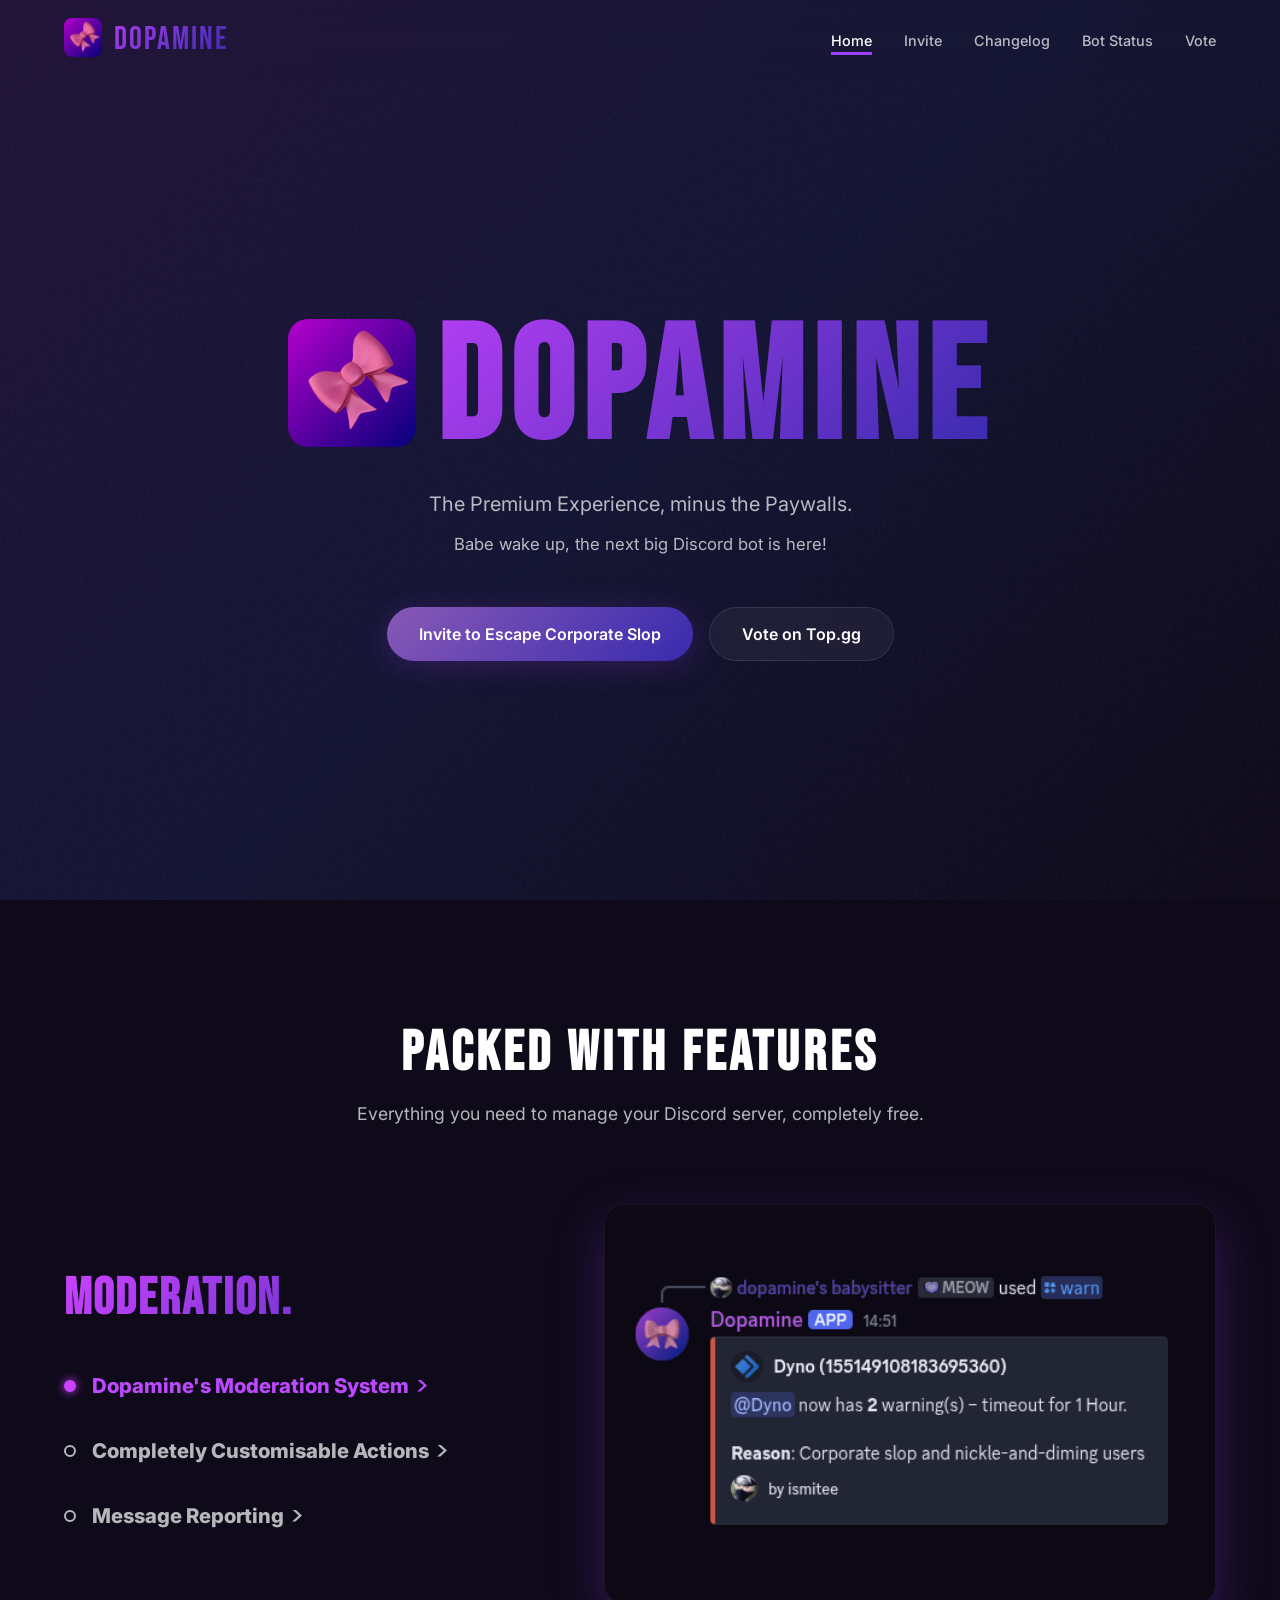
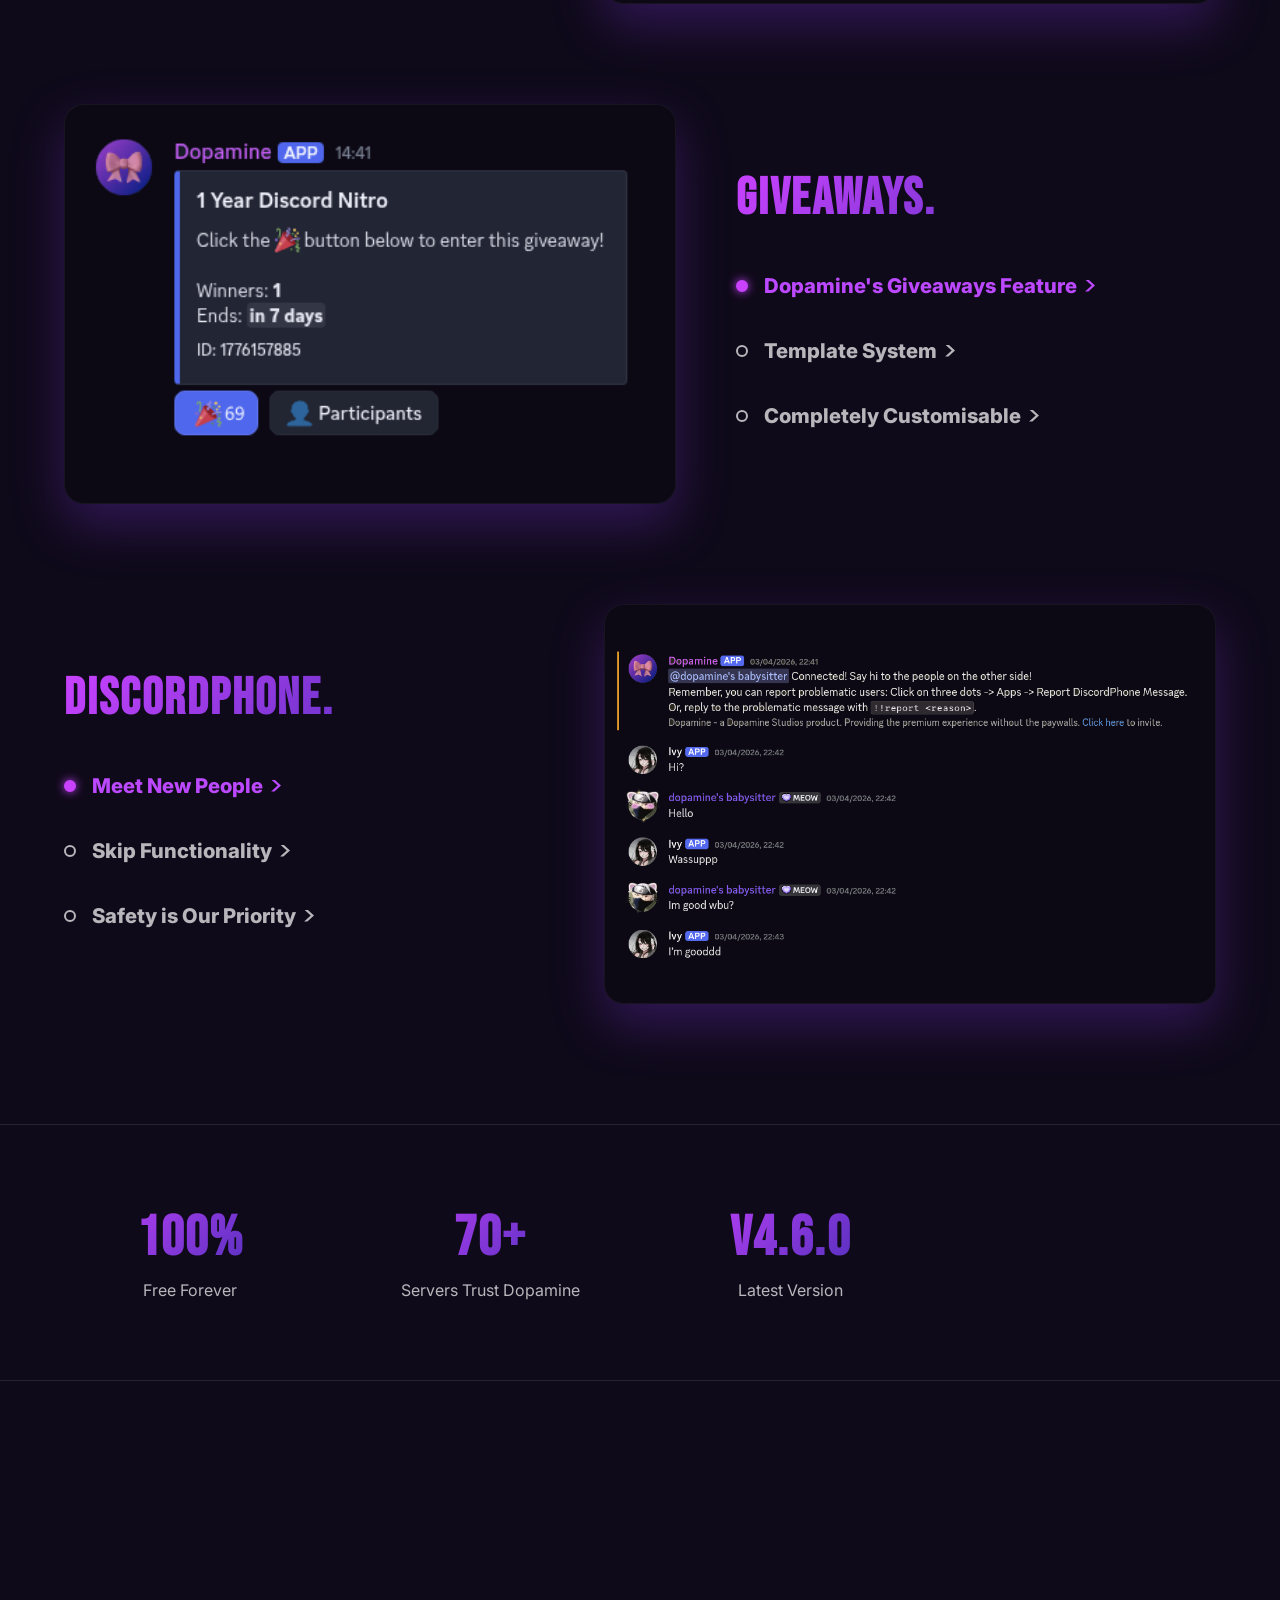
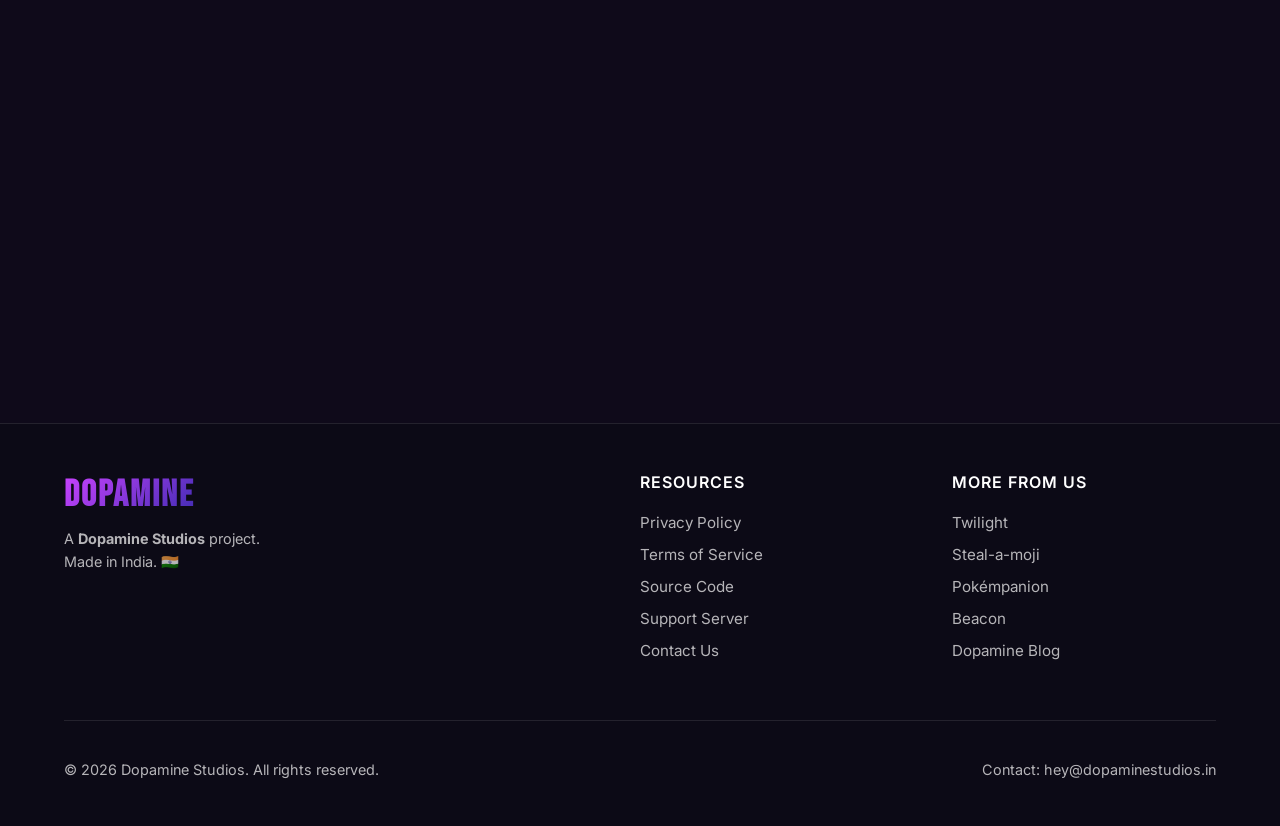
<file: website/index.html>
<!DOCTYPE html>
<html lang="en">
<head>
  <meta charset="UTF-8">
  <meta name="viewport" content="width=device-width, initial-scale=1.0">
  <title>Dopamine - Premium Experience, minus the Paywalls.</title>
  <link rel="icon" type="image/ico" href="favico.ico">
  <meta name="description" content="The Best Giveaway, Moderation, and DiscordPhone bot on Discord. Open source, free forever. Invite today.">
  <link rel="preconnect" href="https://fonts.googleapis.com">
  <link rel="preconnect" href="https://fonts.gstatic.com" crossorigin>
  <link href="https://fonts.googleapis.com/css2?family=Bebas+Neue&family=Inter:wght@400;500;600&display=swap" rel="stylesheet">
  <link rel="stylesheet" href="style.css">
  <meta name="theme-color" content="#e14ffd">
  <meta property="og:image" content="https://dopamine-bot.pages.dev/dopamineanimated.gif">
  <meta name="twitter:card" content="summary">

  <style>
    * {
      margin: 0;
      padding: 0;
      box-sizing: border-box;
    }

    body {
      font-family: 'Inter', sans-serif;
      background: var(--bg-primary);
      color: var(--text-primary);
      min-height: 100vh;
      overflow-x: hidden;
    }

    .bg-gradient {
      position: fixed;
      top: 0;
      left: 0;
      right: 0;
      bottom: 0;
      background: linear-gradient(135deg, #2c1a4d 0%, #161b44 50%, var(--bg-primary) 100%);
      opacity: 0.6;
      z-index: -2;
    }

    .bg-noise {
      position: fixed;
      top: 0;
      left: 0;
      right: 0;
      bottom: 0;
      background-image: url("data:image/svg+xml,%3Csvg viewBox='0 0 256 256' xmlns='http://www.w3.org/2000/svg'%3E%3Cfilter id='noise'%3E%3CfeTurbulence type='fractalNoise' baseFrequency='0.9' numOctaves='4' stitchTiles='stitch'/%3E%3C/filter%3E%3Crect width='100%25' height='100%25' filter='url(%23noise)'/%3E%3C/svg%3E");
      opacity: 0.03;
      z-index: -1;
      pointer-events: none;
    }

    .orb {
      position: fixed;
      border-radius: 50%;
      filter: blur(80px);
      z-index: -1;
      animation: float 20s ease-in-out infinite;
    }


    .container {
      max-width: 1200px;
      margin: 0 auto;
      padding: 0 24px;
    }

    .nav-hidden {
      transform: translateY(-100%);
    }

    .nav-scrolled {
      border-bottom: 1px solid rgba(255, 255, 255, 0.05);
      background: rgba(10, 10, 18, 0.1);
    }

    .logo {
      font-family: 'Bebas Neue', sans-serif;
      font-size: 2rem;
      letter-spacing: 2px;
      background: linear-gradient(135deg, var(--accent-pink), var(--accent-purple));
      -webkit-background-clip: text;
      -webkit-text-fill-color: transparent;
      background-clip: text;
    }

    .hero {
      min-height: 100vh;
      display: flex;
      align-items: center;
      justify-content: center;
      text-align: center;
      padding-top: 80px;
    }

    .hero-content {
      max-width: 800px;
    }

    .hero h1 {
      font-family: 'Bebas Neue', sans-serif;
      font-size: clamp(4rem, 15vw, 10rem);
      letter-spacing: 8px;
      line-height: 0.9;
      margin-bottom: 24px;
      background: linear-gradient(135deg, var(--accent-pink), var(--accent-purple));
      -webkit-background-clip: text;
      -webkit-text-fill-color: transparent;
      background-clip: text;
      animation: titleGlow 3s ease infinite alternate;
    }



    @keyframes titleGlow {
      100% { filter: drop-shadow(0 0 20px rgba(123, 47, 190, 0.1)); }
      100% { filter: drop-shadow(0 0 40px rgba(200, 160, 232, 0.2)); }
    }

    .hero p {
      font-size: 1.25rem;
      color: var(--text-secondary);
      margin-bottom: 48px;
      line-height: 1.7;
    }

    .hero-buttons {
      display: flex;
      gap: 16px;
      justify-content: center;
      flex-wrap: wrap;
    }

    .btn {
      display: inline-flex;
      align-items: center;
      gap: 8px;
      padding: 16px 32px;
      border-radius: 50px;
      font-size: 1rem;
      font-weight: 600;
      text-decoration: none;
      transition: all 0.3s cubic-bezier(0.4, 0, 0.2, 1);
      cursor: pointer;
      border: none;
    }

    .btn-primary {
      background: linear-gradient(135deg, var(--accent-hott-pink), var(--accent-purple));
      color: var(--text-primary);
      box-shadow: 0 4px 30px rgba(123, 47, 190, 0.3);
    }

    .btn-primary:hover {
      transform: translateY(-3px) scale(1.02);
      box-shadow: 0 8px 40px rgba(123, 47, 190, 0.9);
    }

    .btn-secondary {
      background: var(--glass-bg);
      color: var(--text-primary);
      border: 1px solid var(--glass-border);
      backdrop-filter: blur(10px);
    }

    .btn-secondary:hover {
      background: rgba(255, 255, 255, 0.1);
      transform: translateY(-3px);
    }

    .features {
      padding: 120px 0;
    }

    .section-header {
      text-align: center;
      margin-bottom: 80px;
    }

    .section-header h2 {
      font-family: 'Bebas Neue', sans-serif;
      font-size: 3.5rem;
      letter-spacing: 4px;
      margin-bottom: 16px;
    }

    .section-header p {
      color: var(--text-secondary);
      font-size: 1.1rem;
    }

    .feature-rows {
      display: flex;
      flex-direction: column;
      gap: 100px;
    }

    .feature-row {
      display: flex;
      align-items: center;
      gap: 60px;
      justify-content: space-between;
    }

    .feature-row:nth-child(even) {
      flex-direction: row-reverse;
    }

    .feature-text {
      flex: 1;
      max-width: 480px;
    }

    .feature-text h3 {
      font-family: 'Bebas Neue', sans-serif;
      font-size: 3.2rem;
      letter-spacing: 2px;
      margin-bottom: 32px;
      background: linear-gradient(135deg, var(--accent-pink), var(--accent-purple));
      -webkit-background-clip: text;
      -webkit-text-fill-color: transparent;
    }

    .feature-selectors {
      display: flex;
      flex-direction: column;
      gap: 16px;
    }

    .feature-selector {
      background: transparent;
      border: none;
      padding: 12px 0;
      border-radius: 0;
      color: var(--text-secondary);
      font-family: 'Inter', sans-serif;
      font-size: 1.27rem;
      font-weight: 800;
      text-align: left;
      cursor: pointer;
      transition: all 0.3s ease;
      display: flex;
      align-items: center;
      gap: 16px;
      backdrop-filter: none;
      position: relative;
      overflow: visible;
    }

    .feature-selector::after {
      content: '';
      width: 11px;
      height: 12px;
      background-color: currentColor;
      clip-path: polygon(
              40% 0%,
              100% 50%,
              40% 100%,
              10% 100%,
              70% 50%,
              10% 0%
      );
      transition: transform 0.3s ease, color 0.3s ease;
      transform: translateX(-9px);
      flex-shrink: 0;
    }

    .feature-selector.active::after {

      background-color: var(--accent-pinkkk);
    }

    .feature-selector:hover {
      background: transparent;
      color: var(--text-primary);
      transform: translateX(5px);
    }

    .feature-selector::before {
      display: none;
    }

    .feature-selector.active {
      background: transparent;
      border-color: transparent;
      color: var(--accent-pinkkk);
      box-shadow: none;
    }

    .feature-selector.active::before {
      transform: scaleY(1);
    }

    .fs-indicator {
      width: 12px;
      height: 12px;
      border-radius: 50%;
      border: 2px solid var(--text-secondary);
      transition: all 0.3s ease;
    }

    .feature-selector.active .fs-indicator {
      border-color: var(--accent-pink);
      background: var(--accent-pink);
      box-shadow: 0 0 10px var(--accent-pink);
    }

    .feature-visual {
      flex: 1;
      display: flex;
      justify-content: center;
      align-items: center;
      position: relative;
    }

    .feature-visual img {
      width: 100%;
      max-width: 650px;
      height: 400px;
      object-fit: contain;
      border-radius: 20px;
      box-shadow: 0 20px 50px rgba(102, 43, 174, 0.4);
      background: rgba(0, 0, 0, 0.2);
      padding: 10px;
      border: 1px solid rgba(255, 255, 255, 0.05);
      transition: opacity 0.3s ease, transform 0.3s ease;
    }

    .feature-visual img.fade-out {
      opacity: 0;
      transform: scale(0.98);
    }

    .stats {
      padding: 80px 0;
      border-top: 1px solid var(--glass-border);
      border-bottom: 1px solid var(--glass-border);
    }

    .stats-grid {
      display: grid;
      grid-template-columns: repeat(auto-fit, minmax(200px, 1fr));
      gap: 48px;
      text-align: center;
    }

    .stat-item h3 {
      font-family: 'Bebas Neue', sans-serif;
      font-size: 3.5rem;
      letter-spacing: 2px;
      background: linear-gradient(135deg, var(--accent-pink), var(--accent-purple));
      -webkit-background-clip: text;
      -webkit-text-fill-color: transparent;
      background-clip: text;
    }

    .stat-item p {
      color: var(--text-secondary);
      font-size: 1rem;
      margin-top: 8px;
    }

    .cta {
      padding: 120px 0;
      text-align: center;
    }

    .cta-box {
      background: linear-gradient(135deg, rgba(123, 47, 190, 0.2), rgba(26, 35, 126, 0.2));
      border: 1px solid var(--glass-border);
      border-radius: 32px;
      padding: 80px 40px;
      backdrop-filter: blur(20px);
    }

    .cta h2 {
      font-family: 'Bebas Neue', sans-serif;
      font-size: 3rem;
      letter-spacing: 4px;
      margin-bottom: 16px;
    }

    .cta p {
      color: var(--text-secondary);
      font-size: 1.1rem;
      margin-bottom: 32px;
    }

    footer {
      padding: 48px 0;
      text-align: center;
      border-top: 1px solid var(--glass-border);
    }

    footer p {
      color: var(--text-secondary);
      font-size: 0.9rem;
    }

    footer a {
      color: var(--accent-pink);
      text-decoration: none;
    }

    @media (max-width: 968px) {
      .feature-row, .feature-row:nth-child(even) {
        flex-direction: column;
        gap: 40px;
        text-align: center;
      }
      .feature-text {
        max-width: 100%;
      }
      .feature-selectors {
        align-items: center;
      }
      .feature-selector {
        width: 100%;
        max-width: 400px;
      }
      .feature-visual img {
        height: auto;
        min-height: 250px;
      }
    }

    .feature-visual {
      position: relative;
      min-height: 400px;
    }

    .spinner {
      display: none;
      position: absolute;
      top: 50%;
      left: 50%;
      transform: translate(-50%, -50%);
      width: 40px;
      height: 40px;
      border: 4px solid var(--glass-border);
      border-top: 4px solid var(--accent-pink);
      border-radius: 50%;
      animation: spin 1s linear infinite;
      z-index: 5;
    }

    @keyframes spin {
      0% { transform: translate(-50%, -50%) rotate(0deg); }
      100% { transform: translate(-50%, -50%) rotate(360deg); }
    }

    .feature-visual img.loading {
      opacity: 0;
      visibility: hidden;
    }

    .feature-visual.is-loading .spinner {
      display: block;
    }

    @media (max-width: 768px) {
      .hero h1 {
        letter-spacing: 4px;
      }

      .section-header h2 {
        font-size: 2.5rem;
      }
    }

    .fade-in {
      opacity: 0;
      transform: translateY(20px);
      transition: all 0.6s cubic-bezier(0.4, 0, 0.2, 1);
    }

    .fade-in.visible {
      opacity: 1;
      transform: translateY(0);
    }

    .logo-img {
      height: 1.2em;
      width: auto;
      position: relative;
      top: -2px;
      margin-right: 12px;
      border-radius: 8px;
    }

    h1 .logo-img {
      height: 0.8em;
      top: -8px;
      margin-right: 20px;
      border-radius: 20px;
    }

    .logo, h1 {
      display: flex;
      align-items: center;
      justify-content: center;
    }

    .logo {
      justify-content: flex-start;
    }

    @media (max-width: 768px) {
      h1 .logo-img {
        border-radius: 14px;
        margin-right: 12px;
      }
    }
  </style>
</head>
<body id="top">


<section class="hero">
  <div class="hero-content">
    <h1>
      <img src="dopamineanimated.gif" alt="Logo" class="logo-img">
      DOPAMINE
    </h1>
    <p>The Premium Experience, minus the Paywalls.<br>
      <sub>Babe wake up, the next big Discord bot is here!</sub></p>
    <div class="hero-buttons">
      <a href="invite.html" class="btn btn-primary">
        Invite to Escape Corporate Slop
      </a>
      <a href="https://top.gg/bot/1411266382380924938/vote" class="btn btn-secondary" target="_blank">
        Vote on Top.gg
      </a>
    </div>
  </div>
</section>

<section class="features" id="features">
  <div class="container">
    <div class="section-header fade-in">
      <h2>PACKED WITH FEATURES</h2>
      <p>Everything you need to manage your Discord server, completely free.</p>
    </div>

    <div class="feature-rows">

      <div class="feature-row fade-in">
        <div class="feature-text">
          <h3>Moderation.</h3>
          <div class="feature-selectors">
            <button class="feature-selector active" data-img="featuresshowcase/moderationaction.png">
              <div class="fs-indicator"></div> Dopamine's Moderation System
            </button>
            <button class="feature-selector" data-img="featuresshowcase/customizablemoderation.png">
              <div class="fs-indicator"></div> Completely Customisable Actions
            </button>
            <button class="feature-selector" data-img="featuresshowcase/messagereporting.png">
              <div class="fs-indicator"></div> Message Reporting
            </button>
          </div>
        </div>
        <div class="feature-visual">
          <div class="spinner"></div> <img src="featuresshowcase/moderationaction.png" alt="Moderation Feature Showcase">
        </div>
      </div>

      <div class="feature-row fade-in">
        <div class="feature-text">
          <h3>Giveaways.</h3>
          <div class="feature-selectors">
            <button class="feature-selector active" data-img="featuresshowcase/dopaminegiveaways.png">
              <div class="fs-indicator"></div> Dopamine's Giveaways Feature
            </button>
            <button class="feature-selector" data-img="featuresshowcase/templatesystem.png">
              <div class="fs-indicator"></div> Template System
            </button>
            <button class="feature-selector" data-img="featuresshowcase/customizablegiveaways.png">
              <div class="fs-indicator"></div> Completely Customisable
            </button>
          </div>
        </div>
        <div class="feature-visual">
          <div class="spinner"></div> <img src="featuresshowcase/dopaminegiveaways.png" alt="Feature Showcase">
        </div>
      </div>

      <div class="feature-row fade-in">
        <div class="feature-text">
          <h3>DiscordPhone.</h3>
          <div class="feature-selectors">
            <button class="feature-selector active" data-img="featuresshowcase/meetnewpeople.png">
              <div class="fs-indicator"></div> Meet New People
            </button>
            <button class="feature-selector" data-img="featuresshowcase/skipfunction.png">
              <div class="fs-indicator"></div> Skip Functionality
            </button>
            <button class="feature-selector" data-img="featuresshowcase/discordphonereporting.png">
              <div class="fs-indicator"></div> Safety is Our Priority
            </button>
          </div>
        </div>
        <div class="feature-visual">
          <div class="spinner"></div> <img src="featuresshowcase/meetnewpeople.png" alt="DiscordPhone Feature Showcase">
        </div>
      </div>

    </div>
  </div>
</section>

<section class="stats" id="stats">
  <div class="container">
    <div class="stats-grid">
      <div class="stat-item fade-in">
        <h3>100%</h3>
        <p>Free Forever</p>
      </div>
      <div class="stat-item fade-in">
        <h3>70+</h3>
        <p>Servers Trust Dopamine</p>
      </div>
      <div class="stat-item fade-in">
        <h3>v4.6.0</h3>
        <p>Latest Version</p>
      </div>
      <div class="stat-item fade-in">
        <h3>100%</h3>
        <p>Uptime</p>
      </div>
    </div>
  </div>
</section>

<section class="cta">
  <div class="container">
    <div class="cta-box fade-in">
      <h2>Your server deserves better.</h2>
      <p>Add Dopamine and take your Discord server to the next level today.</p>
      <div class="hero-buttons">
        <a href="invite.html" class="btn btn-primary">
          Invite to your Server
        </a>
        <a href="https://discord.gg/PW7YN5xNBB" class="btn btn-secondary" target="_blank">
          Support Server
        </a>
        <a href="https://github.com/likerofturtles/dopamine" class="btn btn-secondary" target="_blank">
          Official GitHub Repository
        </a>
      </div>
    </div>
  </div>
</section>

<script>
  let lastScrollY = window.scrollY;
  const nav = document.querySelector('nav');

  if (nav) {
    window.addEventListener('scroll', () => {
      const currentScrollY = window.scrollY;

      if (currentScrollY > lastScrollY && currentScrollY > 100) {
        nav.classList.add('nav-hidden');
      } else {
        nav.classList.remove('nav-hidden');
      }

      if (currentScrollY > 10) {
        nav.classList.add('nav-scrolled');
      } else {
        nav.classList.remove('nav-scrolled');
      }

      lastScrollY = currentScrollY;
    });
  }

  const observerOptions = {
    threshold: 0.1,
    rootMargin: '0px 0px -50px 0px'
  };

  const observer = new IntersectionObserver((entries) => {
    entries.forEach((entry, index) => {
      if (entry.isIntersecting) {
        setTimeout(() => {
          entry.target.classList.add('visible');
        }, index * 100);
      }
    });
  }, observerOptions);

  document.querySelectorAll('.feature-row, .fade-in').forEach(el => {
    observer.observe(el);
  });

  document.querySelectorAll('a[href^="#"]').forEach(anchor => {
    anchor.addEventListener('click', function (e) {
      e.preventDefault();
      const target = document.querySelector(this.getAttribute('href'));
      if(target) {
        target.scrollIntoView({
          behavior: 'smooth'
        });
      }
    });
  });

  const menuToggle = document.querySelector('.menu-toggle');
  const navLinks = document.querySelector('.nav-links');

  if(menuToggle && navLinks) {
    menuToggle.addEventListener('click', () => {
      menuToggle.classList.toggle('active');
      navLinks.classList.toggle('active');
    });

    document.querySelectorAll('.nav-links a').forEach(link => {
      link.addEventListener('click', () => {
        menuToggle.classList.remove('active');
        navLinks.classList.remove('active');
      });
    });
  }

  const allFeatureImages = [
    'featuresshowcase/dopaminegiveaways.png', 'featuresshowcase/templatesystem.png', 'featuresshowcase/customizablegiveaways.png',
    'featuresshowcase/moderationaction.png', 'featuresshowcase/customizablemoderation.png', 'featuresshowcase/messagereporting.png',
    'featuresshowcase/meetnewpeople.png', 'featuresshowcase/skipfunction.png', 'featuresshowcase/discordphonereporting.png'
  ];

  function preloadImages() {
    allFeatureImages.forEach(src => {
      const img = new Image();
      img.src = src;
    });
  }

  window.addEventListener('load', preloadImages);

  document.querySelectorAll('.feature-row').forEach(row => {
    const selectors = row.querySelectorAll('.feature-selector');
    const imgElement = row.querySelector('.feature-visual img');
    const visualContainer = row.querySelector('.feature-visual');

    selectors.forEach(selector => {
      selector.addEventListener('click', () => {
        const newSrc = selector.getAttribute('data-img');

        if (selector.classList.contains('active')) return;

        selectors.forEach(s => s.classList.remove('active'));
        selector.classList.add('active');

        imgElement.classList.add('fade-out');

        setTimeout(() => {
          visualContainer.classList.add('is-loading');
          imgElement.classList.add('loading');

          imgElement.src = newSrc;

          if (imgElement.complete) {
            revealImage();
          } else {
            imgElement.onload = revealImage;
          }
        }, 300);

        function revealImage() {
          visualContainer.classList.remove('is-loading');
          imgElement.classList.remove('loading', 'fade-out');
          imgElement.onload = null;
        }
      });
    });
  });
</script>
<script src="components.js"></script>
</body>
</html>
</file>
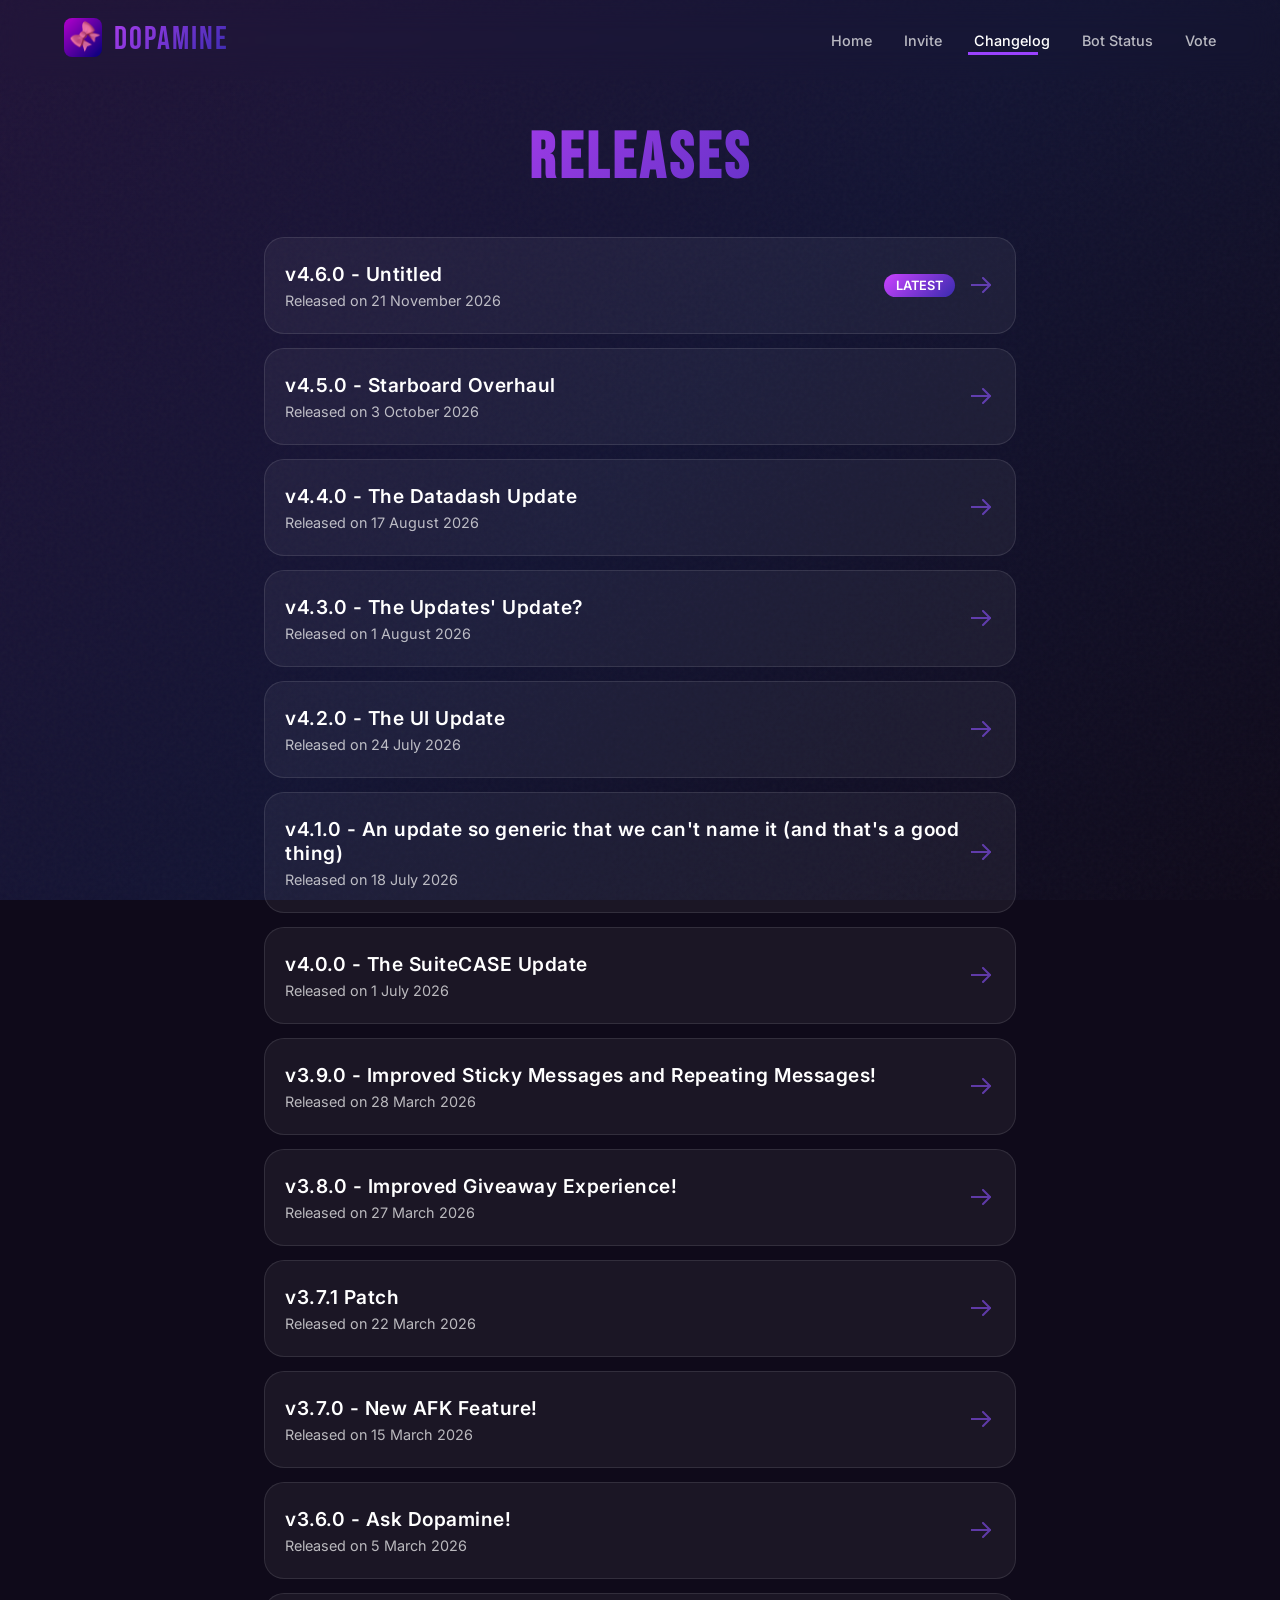
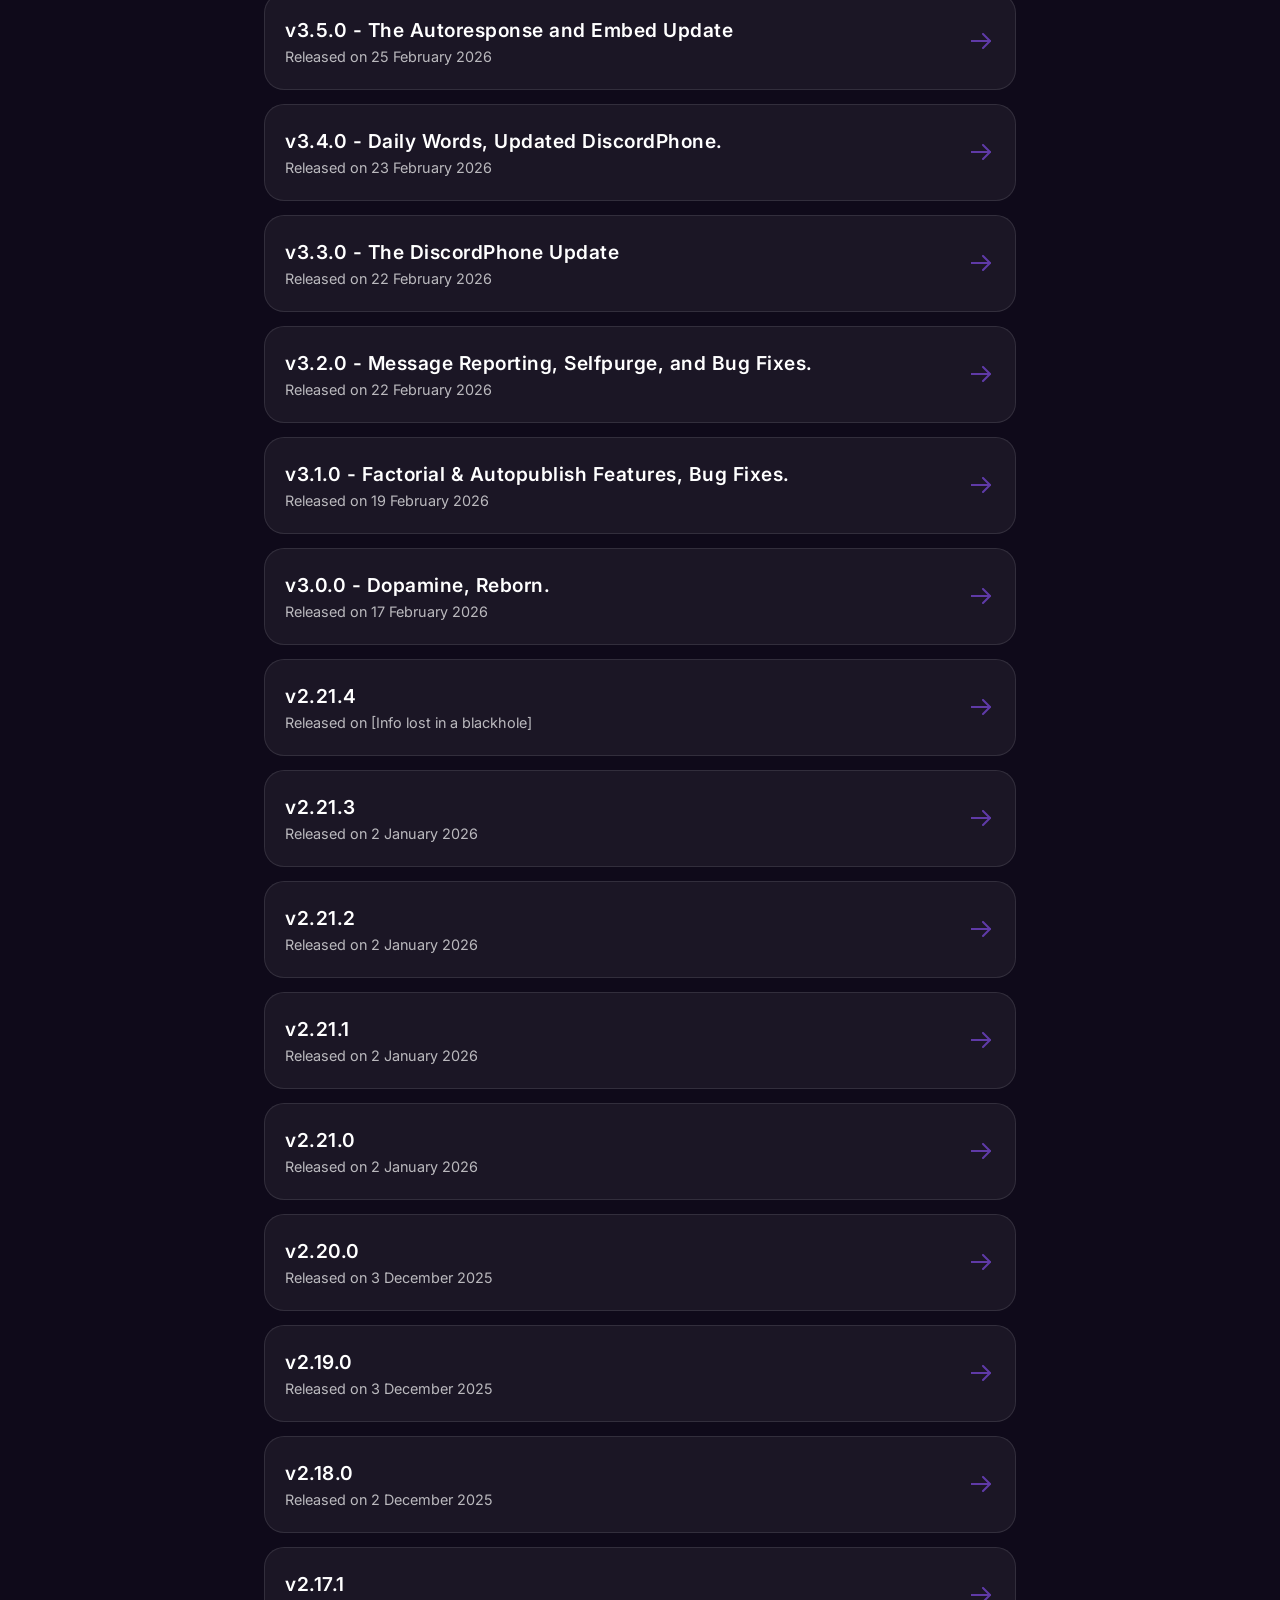
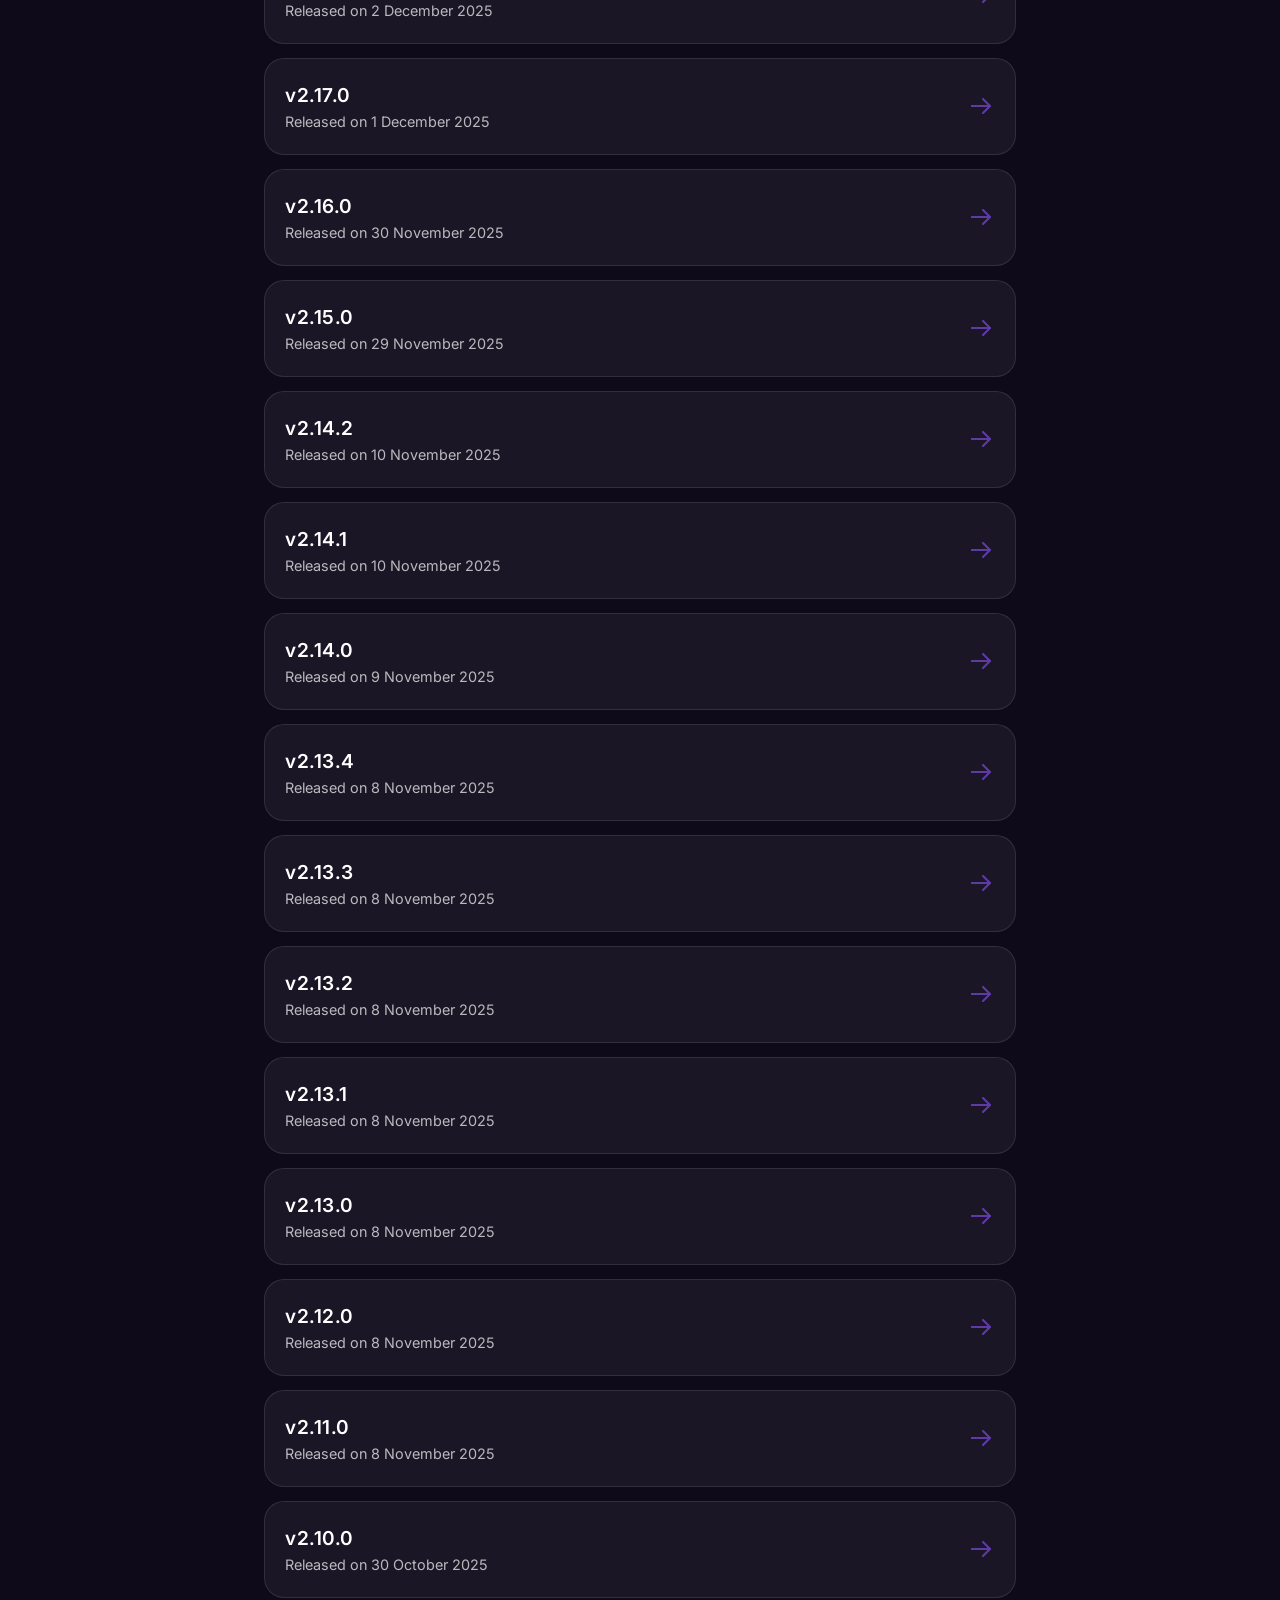
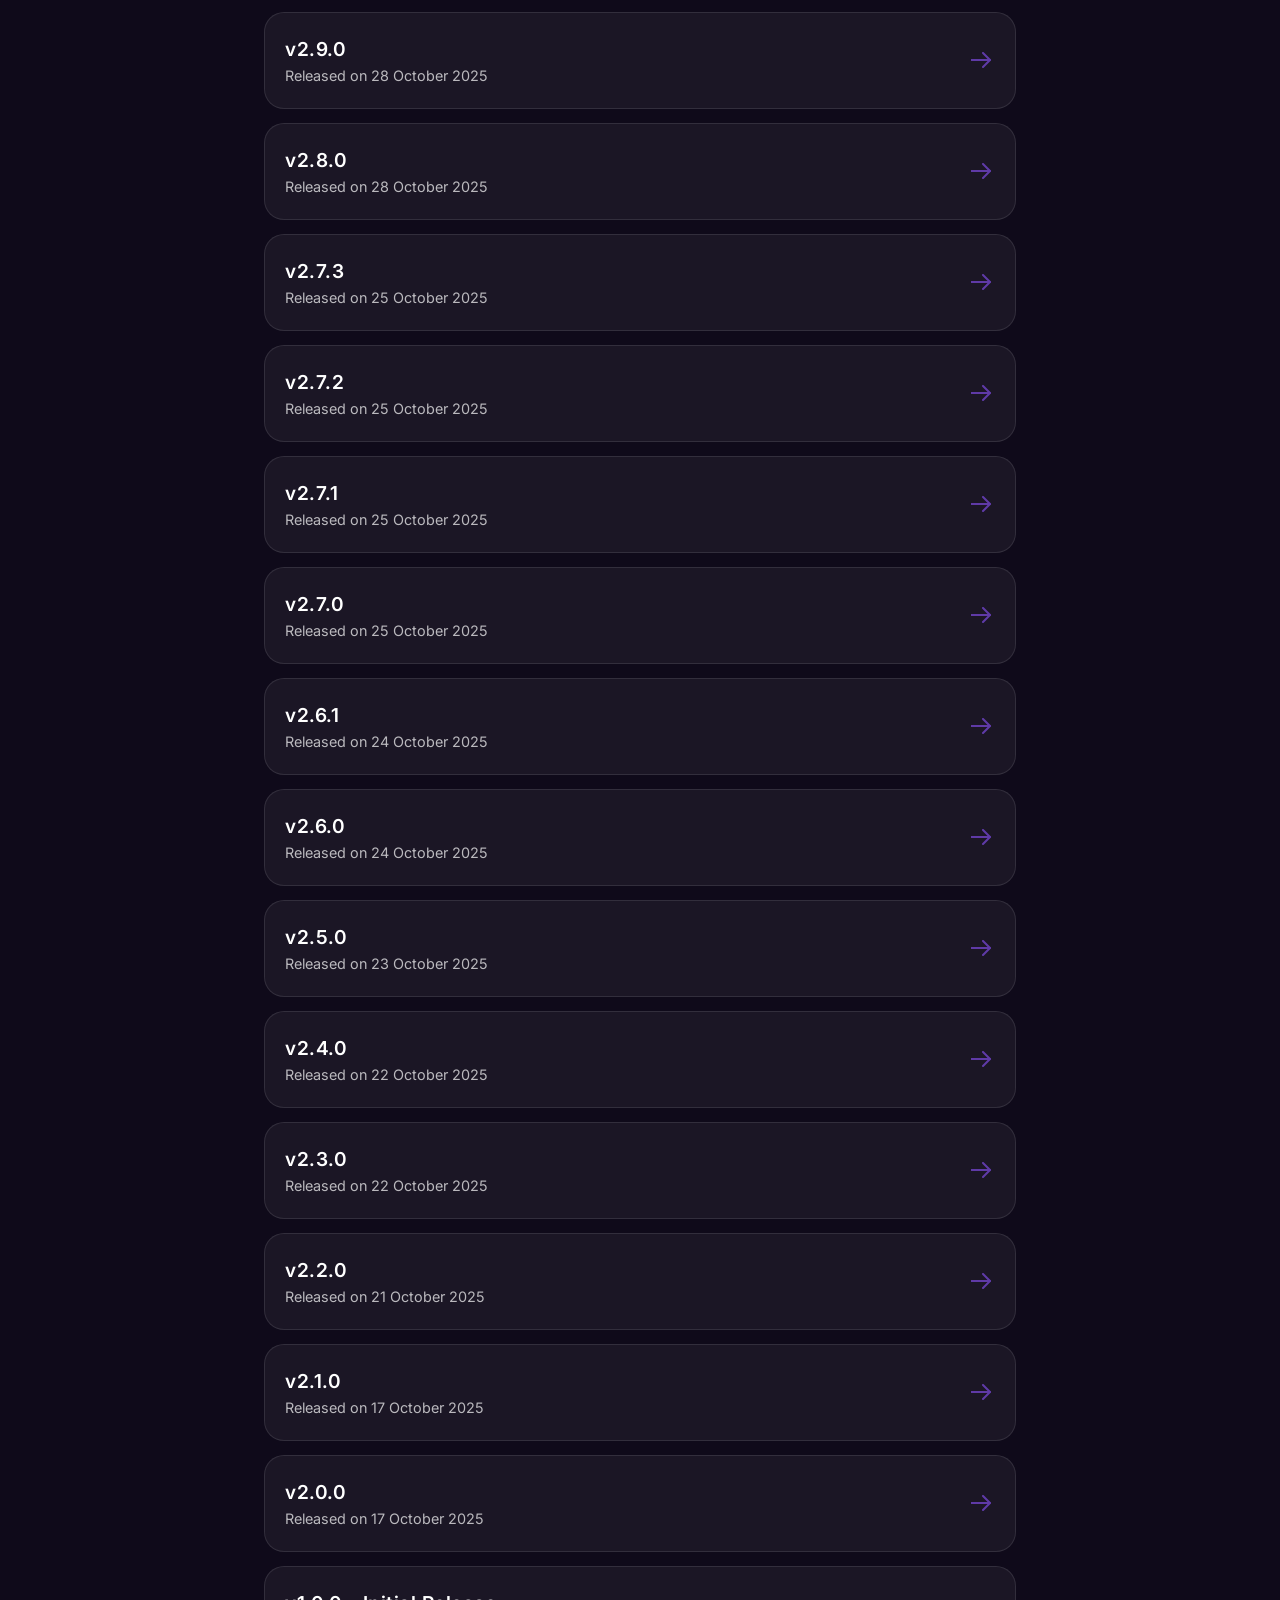
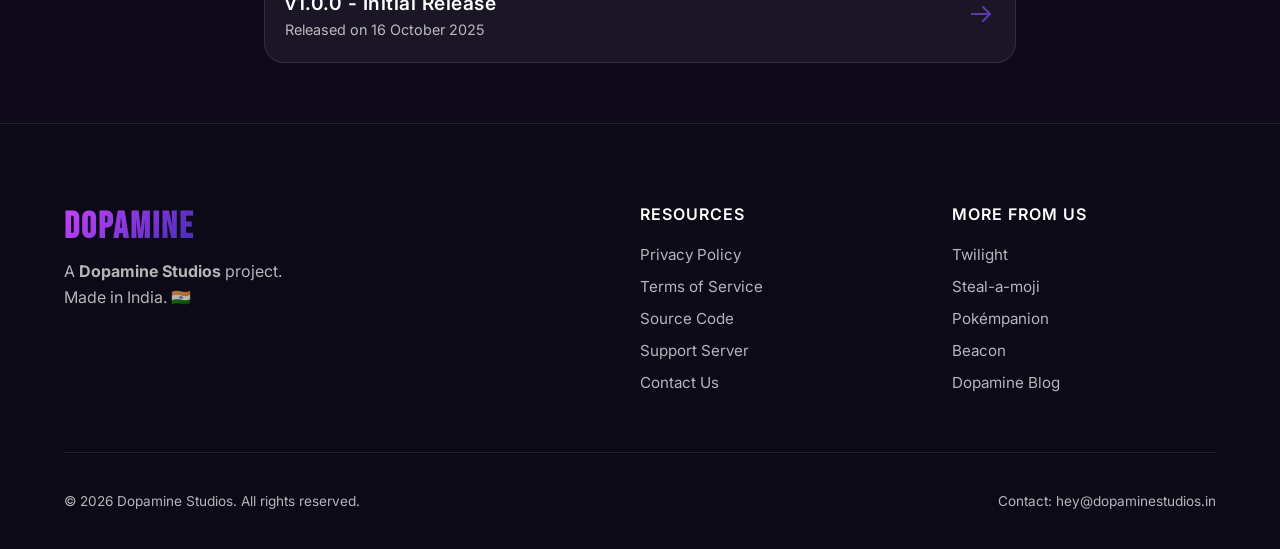
<file: website/changelog.html>
<!DOCTYPE html>
<html lang="en">
<head>
  <meta charset="UTF-8">
  <meta name="viewport" content="width=device-width, initial-scale=1.0">
  <title>Dopamine - Changelog</title>
  <link rel="icon" type="image/ico" href="favico.ico">
  <link rel="stylesheet" href="https://fonts.googleapis.com/css2?family=Bebas+Neue&family=Inter:wght@400;500;600&display=swap">
  <link rel="stylesheet" href="style.css">
  <style>
    * {
      margin: 0;
      padding: 0;
      box-sizing: border-box;
    }


    body {
      font-family: 'Inter', sans-serif;
      background: var(--bg-primary);
      color: var(--text-primary);
      margin: 0;
      min-height: 100vh;
    }

    .bg-gradient {
      position: fixed; top: 0; left: 0; right: 0; bottom: 0;
      background: linear-gradient(135deg, #2c1a4d 0%, #161b44 50%, var(--bg-primary) 100%);
      opacity: 0.6; z-index: -2;
    }

    .container {
      margin: 0 auto;
      padding: 0 24px;
    }

    body > .container {
      padding-top: 120px;
      max-width: 800px;
    }

    h1 {
      font-family: 'Bebas Neue', sans-serif;
      font-size: 4rem;
      letter-spacing: 4px;
      background: linear-gradient(135deg, var(--accent-pink), var(--accent-purple));
      -webkit-background-clip: text; -webkit-text-fill-color: transparent;
      margin-bottom: 40px;
      text-align: center;
    }

    .changelog-list { display: flex; flex-direction: column; gap: 14px; }

    .version-card {
      background: var(--glass-bg);
      border: 1px solid var(--glass-border);
      border-radius: 20px;
      padding: 24px 20px;
      display: flex;
      justify-content: space-between;
      align-items: center;
      text-decoration: none;
      color: inherit;
      transition: all 0.3s ease;
    }

    .version-info h3 {
      font-size: 1.2rem;
      margin-bottom: 6px;
      font-weight: 600;
      letter-spacing: 0.5px;
    }
    .version-info p { color: var(--text-secondary); font-size: 0.9rem; }

    .badge {
      padding: 4px 12px;
      border-radius: 50px;
      font-size: 0.8rem;
      font-weight: 600;
      background: var(--accent-purple);
      display: none;
    }
    .version-card:hover {
      border-color: rgb(149, 83, 250);
      background: rgba(255, 255, 255, 0.08);
      transform: translateX(5px);

      box-shadow: 0 10px 20px rgba(160, 78, 248, 0.2);
    }
    .version-card:first-child .badge { display: block; background: linear-gradient(135deg, var(--accent-pink), var(--accent-purple)); }
    
    .back-home {
        display: block; text-align: center; margin-bottom: 20px;
        color: var(--accent-pink); text-decoration: none; font-weight: 500;
    }

    .version-action {
      display: flex;
      align-items: center;
      gap: 16px;
    }

    .arrow {
      font-size: 2.0rem;
      color: rgb(141, 84, 255);
      transition: transform 0.3s ease;
      opacity: 0.6;
    }

    .version-card:hover .arrow {
      transform: translateX(5px);
      opacity: 1;
    }

    .badge {
      margin-left: auto;
    }
  </style>
</head>
<body>
  <div class="container">
    <h1>RELEASES</h1>

    <div class="changelog-list">
      <a href="version.html?v=4.6.0" class="version-card">
        <div class="version-info">
          <h3>v4.6.0 - Untitled</h3>
          <p>Released on 21 November 2026</p>
        </div>
        <div class="version-action">
        <span class="badge">LATEST</span>
          <span class="arrow">
  <svg viewBox="0 0 24 24" width="24" height="24" stroke="currentColor" stroke-width="2" fill="none" stroke-linecap="round" stroke-linejoin="round">
    <line x1="0" y1="12" x2="19" y2="12"></line>
    <polyline points="12 5 19 12 12 19"></polyline>
  </svg>
</span>
        </div>
      </a>
      <a href="version.html?v=4.5.0" class="version-card">
        <div class="version-info">
          <h3>v4.5.0 - Starboard Overhaul</h3>
          <p>Released on 3 October 2026</p>
        </div>
        <span class="arrow">
  <svg viewBox="0 0 24 24" width="24" height="24" stroke="currentColor" stroke-width="2" fill="none" stroke-linecap="round" stroke-linejoin="round">
    <line x1="0" y1="12" x2="19" y2="12"></line>
    <polyline points="12 5 19 12 12 19"></polyline>
  </svg>
</span>
      </a>
      <a href="version.html?v=4.4.0" class="version-card">
        <div class="version-info">
          <h3>v4.4.0 - The Datadash Update</h3>
          <p>Released on 17 August 2026</p>
        </div>
        <span class="arrow">
  <svg viewBox="0 0 24 24" width="24" height="24" stroke="currentColor" stroke-width="2" fill="none" stroke-linecap="round" stroke-linejoin="round">
    <line x1="0" y1="12" x2="19" y2="12"></line>
    <polyline points="12 5 19 12 12 19"></polyline>
  </svg>
</span>
      </a>
      <a href="version.html?v=4.3.0" class="version-card">
        <div class="version-info">
          <h3>v4.3.0 - The Updates' Update?</h3>
          <p>Released on 1 August 2026</p>
        </div>
        <span class="arrow">
  <svg viewBox="0 0 24 24" width="24" height="24" stroke="currentColor" stroke-width="2" fill="none" stroke-linecap="round" stroke-linejoin="round">
    <line x1="0" y1="12" x2="19" y2="12"></line>
    <polyline points="12 5 19 12 12 19"></polyline>
  </svg>
</span>
      </a>
      <a href="version.html?v=4.2.0" class="version-card">
        <div class="version-info">
          <h3>v4.2.0 - The UI Update</h3>
          <p>Released on 24 July 2026</p>
        </div>
        <span class="arrow">
  <svg viewBox="0 0 24 24" width="24" height="24" stroke="currentColor" stroke-width="2" fill="none" stroke-linecap="round" stroke-linejoin="round">
    <line x1="0" y1="12" x2="19" y2="12"></line>
    <polyline points="12 5 19 12 12 19"></polyline>
  </svg>
</span>
      </a>
      <a href="version.html?v=4.1.0" class="version-card">
        <div class="version-info">
          <h3>v4.1.0 - An update so generic that we can't name it (and that's a good thing)</h3>
          <p>Released on 18 July 2026</p>
        </div>
        <span class="arrow">
  <svg viewBox="0 0 24 24" width="24" height="24" stroke="currentColor" stroke-width="2" fill="none" stroke-linecap="round" stroke-linejoin="round">
    <line x1="0" y1="12" x2="19" y2="12"></line>
    <polyline points="12 5 19 12 12 19"></polyline>
  </svg>
</span>
      </a>
      <a href="version.html?v=4.0.0" class="version-card">
        <div class="version-info">
          <h3>v4.0.0 - The SuiteCASE Update</h3>
          <p>Released on 1 July 2026</p>
        </div>
        <span class="arrow">
  <svg viewBox="0 0 24 24" width="24" height="24" stroke="currentColor" stroke-width="2" fill="none" stroke-linecap="round" stroke-linejoin="round">
    <line x1="0" y1="12" x2="19" y2="12"></line>
    <polyline points="12 5 19 12 12 19"></polyline>
  </svg>
</span>
      </a>
      <a href="version.html?v=3.9.0" class="version-card">
        <div class="version-info">
          <h3>v3.9.0 - Improved Sticky Messages and Repeating Messages!</h3>
          <p>Released on 28 March 2026</p>
        </div>
        <span class="arrow">
  <svg viewBox="0 0 24 24" width="24" height="24" stroke="currentColor" stroke-width="2" fill="none" stroke-linecap="round" stroke-linejoin="round">
    <line x1="0" y1="12" x2="19" y2="12"></line>
    <polyline points="12 5 19 12 12 19"></polyline>
  </svg>
</span>
      </a>

      <a href="version.html?v=3.8.0" class="version-card">
        <div class="version-info">
          <h3>v3.8.0 - Improved Giveaway Experience!</h3>
          <p>Released on 27 March 2026</p>
        </div>
        <span class="arrow">
  <svg viewBox="0 0 24 24" width="24" height="24" stroke="currentColor" stroke-width="2" fill="none" stroke-linecap="round" stroke-linejoin="round">
    <line x1="0" y1="12" x2="19" y2="12"></line>
    <polyline points="12 5 19 12 12 19"></polyline>
  </svg>
</span>
      </a>

      <a href="version.html?v=3.7.1" class="version-card">
        <div class="version-info">
          <h3>v3.7.1 Patch</h3>
          <p>Released on 22 March 2026</p>
        </div>
        <span class="arrow">
  <svg viewBox="0 0 24 24" width="24" height="24" stroke="currentColor" stroke-width="2" fill="none" stroke-linecap="round" stroke-linejoin="round">
    <line x1="0" y1="12" x2="19" y2="12"></line>
    <polyline points="12 5 19 12 12 19"></polyline>
  </svg>
</span>
      </a>

      <a href="version.html?v=3.7.0" class="version-card">
        <div class="version-info">
          <h3>v3.7.0 - New AFK Feature!</h3>
          <p>Released on 15 March 2026</p>
        </div>
        <span class="arrow">
  <svg viewBox="0 0 24 24" width="24" height="24" stroke="currentColor" stroke-width="2" fill="none" stroke-linecap="round" stroke-linejoin="round">
    <line x1="0" y1="12" x2="19" y2="12"></line>
    <polyline points="12 5 19 12 12 19"></polyline>
  </svg>
</span>
      </a>

      <a href="version.html?v=3.6.0" class="version-card">
        <div class="version-info">
          <h3>v3.6.0 - Ask Dopamine!</h3>
          <p>Released on 5 March 2026</p>
        </div>
        <span class="arrow">
  <svg viewBox="0 0 24 24" width="24" height="24" stroke="currentColor" stroke-width="2" fill="none" stroke-linecap="round" stroke-linejoin="round">
    <line x1="0" y1="12" x2="19" y2="12"></line>
    <polyline points="12 5 19 12 12 19"></polyline>
  </svg>
</span>
      </a>
      <a href="version.html?v=3.5.0" class="version-card">
        <div class="version-info">
          <h3>v3.5.0 - The Autoresponse and Embed Update</h3>
          <p>Released on 25 February 2026</p>
        </div>
        <span class="arrow">
  <svg viewBox="0 0 24 24" width="24" height="24" stroke="currentColor" stroke-width="2" fill="none" stroke-linecap="round" stroke-linejoin="round">
    <line x1="0" y1="12" x2="19" y2="12"></line>
    <polyline points="12 5 19 12 12 19"></polyline>
  </svg>
</span>
      </a>

      <a href="version.html?v=3.4.0" class="version-card">
        <div class="version-info">
          <h3>v3.4.0 - Daily Words, Updated DiscordPhone.</h3>
          <p>Released on 23 February 2026</p>
        </div>
        <span class="arrow">
  <svg viewBox="0 0 24 24" width="24" height="24" stroke="currentColor" stroke-width="2" fill="none" stroke-linecap="round" stroke-linejoin="round">
    <line x1="0" y1="12" x2="19" y2="12"></line>
    <polyline points="12 5 19 12 12 19"></polyline>
  </svg>
</span>
      </a>
      <a href="version.html?v=3.3.0" class="version-card">
        <div class="version-info">
          <h3>v3.3.0 - The DiscordPhone Update</h3>
          <p>Released on 22 February 2026</p>
        </div>
        <span class="arrow">
  <svg viewBox="0 0 24 24" width="24" height="24" stroke="currentColor" stroke-width="2" fill="none" stroke-linecap="round" stroke-linejoin="round">
    <line x1="0" y1="12" x2="19" y2="12"></line>
    <polyline points="12 5 19 12 12 19"></polyline>
  </svg>
</span>
      </a>

      <a href="version.html?v=3.2.0" class="version-card">
        <div class="version-info">
          <h3>v3.2.0 - Message Reporting, Selfpurge, and Bug Fixes.</h3>
          <p>Released on 22 February 2026</p>
        </div>
        <span class="arrow">
  <svg viewBox="0 0 24 24" width="24" height="24" stroke="currentColor" stroke-width="2" fill="none" stroke-linecap="round" stroke-linejoin="round">
    <line x1="0" y1="12" x2="19" y2="12"></line>
    <polyline points="12 5 19 12 12 19"></polyline>
  </svg>
</span>
      </a>

      <a href="version.html?v=3.1.0" class="version-card">
        <div class="version-info">
          <h3>v3.1.0 - Factorial & Autopublish Features, Bug Fixes.</h3>
          <p>Released on 19 February 2026</p>
        </div>
        <span class="arrow">
  <svg viewBox="0 0 24 24" width="24" height="24" stroke="currentColor" stroke-width="2" fill="none" stroke-linecap="round" stroke-linejoin="round">
    <line x1="0" y1="12" x2="19" y2="12"></line>
    <polyline points="12 5 19 12 12 19"></polyline>
  </svg>
</span>
      </a>

      <a href="version.html?v=3.0.0" class="version-card">
      <div class="version-info">
        <h3>v3.0.0 - Dopamine, Reborn.</h3>
        <p>Released on 17 February 2026</p>
      </div>
        <span class="arrow">
  <svg viewBox="0 0 24 24" width="24" height="24" stroke="currentColor" stroke-width="2" fill="none" stroke-linecap="round" stroke-linejoin="round">
    <line x1="0" y1="12" x2="19" y2="12"></line>
    <polyline points="12 5 19 12 12 19"></polyline>
  </svg>
</span>
      </a>

      <a href="version.html?v=2.21.4" class="version-card">
        <div class="version-info">
          <h3>v2.21.4</h3>
          <p>Released on [Info lost in a blackhole]</p>
        </div>
        <span class="arrow">
  <svg viewBox="0 0 24 24" width="24" height="24" stroke="currentColor" stroke-width="2" fill="none" stroke-linecap="round" stroke-linejoin="round">
    <line x1="0" y1="12" x2="19" y2="12"></line>
    <polyline points="12 5 19 12 12 19"></polyline>
  </svg>
</span>
      </a>

      <a href="version.html?v=2.21.3" class="version-card">
        <div class="version-info">
          <h3>v2.21.3</h3>
          <p>Released on 2 January 2026</p>
        </div>
        <span class="arrow">
  <svg viewBox="0 0 24 24" width="24" height="24" stroke="currentColor" stroke-width="2" fill="none" stroke-linecap="round" stroke-linejoin="round">
    <line x1="0" y1="12" x2="19" y2="12"></line>
    <polyline points="12 5 19 12 12 19"></polyline>
  </svg>
</span>
      </a>

      <a href="version.html?v=2.21.2" class="version-card">
        <div class="version-info">
          <h3>v2.21.2</h3>
          <p>Released on 2 January 2026</p>
        </div>
        <span class="arrow">
  <svg viewBox="0 0 24 24" width="24" height="24" stroke="currentColor" stroke-width="2" fill="none" stroke-linecap="round" stroke-linejoin="round">
    <line x1="0" y1="12" x2="19" y2="12"></line>
    <polyline points="12 5 19 12 12 19"></polyline>
  </svg>
</span>
      </a>

      <a href="version.html?v=2.21.1" class="version-card">
        <div class="version-info">
          <h3>v2.21.1</h3>
          <p>Released on 2 January 2026</p>
        </div>
        <span class="arrow">
  <svg viewBox="0 0 24 24" width="24" height="24" stroke="currentColor" stroke-width="2" fill="none" stroke-linecap="round" stroke-linejoin="round">
    <line x1="0" y1="12" x2="19" y2="12"></line>
    <polyline points="12 5 19 12 12 19"></polyline>
  </svg>
</span>
      </a>

      <a href="version.html?v=2.21.0" class="version-card">
        <div class="version-info">
          <h3>v2.21.0</h3>
          <p>Released on 2 January 2026</p>
        </div>
        <span class="arrow">
  <svg viewBox="0 0 24 24" width="24" height="24" stroke="currentColor" stroke-width="2" fill="none" stroke-linecap="round" stroke-linejoin="round">
    <line x1="0" y1="12" x2="19" y2="12"></line>
    <polyline points="12 5 19 12 12 19"></polyline>
  </svg>
</span>
      </a>

      <a href="version.html?v=2.20.0" class="version-card">
        <div class="version-info">
          <h3>v2.20.0</h3>
          <p>Released on 3 December 2025</p>
        </div>
        <span class="arrow">
  <svg viewBox="0 0 24 24" width="24" height="24" stroke="currentColor" stroke-width="2" fill="none" stroke-linecap="round" stroke-linejoin="round">
    <line x1="0" y1="12" x2="19" y2="12"></line>
    <polyline points="12 5 19 12 12 19"></polyline>
  </svg>
</span>
      </a>

      <a href="version.html?v=2.19.0" class="version-card">
        <div class="version-info">
          <h3>v2.19.0</h3>
          <p>Released on 3 December 2025</p>
        </div>
        <span class="arrow">
  <svg viewBox="0 0 24 24" width="24" height="24" stroke="currentColor" stroke-width="2" fill="none" stroke-linecap="round" stroke-linejoin="round">
    <line x1="0" y1="12" x2="19" y2="12"></line>
    <polyline points="12 5 19 12 12 19"></polyline>
  </svg>
</span>
      </a>

      <a href="version.html?v=2.18.0" class="version-card">
        <div class="version-info">
          <h3>v2.18.0</h3>
          <p>Released on 2 December 2025</p>
        </div>
        <span class="arrow">
  <svg viewBox="0 0 24 24" width="24" height="24" stroke="currentColor" stroke-width="2" fill="none" stroke-linecap="round" stroke-linejoin="round">
    <line x1="0" y1="12" x2="19" y2="12"></line>
    <polyline points="12 5 19 12 12 19"></polyline>
  </svg>
</span>
      </a>

      <a href="version.html?v=2.17.1" class="version-card">
        <div class="version-info">
          <h3>v2.17.1</h3>
          <p>Released on 2 December 2025</p>
        </div>
        <span class="arrow">
  <svg viewBox="0 0 24 24" width="24" height="24" stroke="currentColor" stroke-width="2" fill="none" stroke-linecap="round" stroke-linejoin="round">
    <line x1="0" y1="12" x2="19" y2="12"></line>
    <polyline points="12 5 19 12 12 19"></polyline>
  </svg>
</span>
      </a>


      <a href="version.html?v=2.17.0" class="version-card">
        <div class="version-info">
          <h3>v2.17.0</h3>
          <p>Released on 1 December 2025</p>
        </div>
        <span class="arrow">
  <svg viewBox="0 0 24 24" width="24" height="24" stroke="currentColor" stroke-width="2" fill="none" stroke-linecap="round" stroke-linejoin="round">
    <line x1="0" y1="12" x2="19" y2="12"></line>
    <polyline points="12 5 19 12 12 19"></polyline>
  </svg>
</span>
      </a>

      <a href="version.html?v=2.16.0" class="version-card">
        <div class="version-info">
          <h3>v2.16.0</h3>
          <p>Released on 30 November 2025</p>
        </div>
        <span class="arrow">
  <svg viewBox="0 0 24 24" width="24" height="24" stroke="currentColor" stroke-width="2" fill="none" stroke-linecap="round" stroke-linejoin="round">
    <line x1="0" y1="12" x2="19" y2="12"></line>
    <polyline points="12 5 19 12 12 19"></polyline>
  </svg>
</span>
      </a>

      <a href="version.html?v=2.15.0" class="version-card">
        <div class="version-info">
          <h3>v2.15.0</h3>
          <p>Released on 29 November 2025</p>
        </div>
        <span class="arrow">
  <svg viewBox="0 0 24 24" width="24" height="24" stroke="currentColor" stroke-width="2" fill="none" stroke-linecap="round" stroke-linejoin="round">
    <line x1="0" y1="12" x2="19" y2="12"></line>
    <polyline points="12 5 19 12 12 19"></polyline>
  </svg>
</span>
      </a>

      <a href="version.html?v=2.14.2" class="version-card">
        <div class="version-info">
          <h3>v2.14.2</h3>
          <p>Released on 10 November 2025</p>
        </div>
        <span class="arrow">
  <svg viewBox="0 0 24 24" width="24" height="24" stroke="currentColor" stroke-width="2" fill="none" stroke-linecap="round" stroke-linejoin="round">
    <line x1="0" y1="12" x2="19" y2="12"></line>
    <polyline points="12 5 19 12 12 19"></polyline>
  </svg>
</span>
      </a>

      <a href="version.html?v=2.14.1" class="version-card">
        <div class="version-info">
          <h3>v2.14.1</h3>
          <p>Released on 10 November 2025</p>
        </div>
        <span class="arrow">
  <svg viewBox="0 0 24 24" width="24" height="24" stroke="currentColor" stroke-width="2" fill="none" stroke-linecap="round" stroke-linejoin="round">
    <line x1="0" y1="12" x2="19" y2="12"></line>
    <polyline points="12 5 19 12 12 19"></polyline>
  </svg>
</span>
      </a>

      <a href="version.html?v=2.14.0" class="version-card">
        <div class="version-info">
          <h3>v2.14.0</h3>
          <p>Released on 9 November 2025</p>
        </div>
        <span class="arrow">
  <svg viewBox="0 0 24 24" width="24" height="24" stroke="currentColor" stroke-width="2" fill="none" stroke-linecap="round" stroke-linejoin="round">
    <line x1="0" y1="12" x2="19" y2="12"></line>
    <polyline points="12 5 19 12 12 19"></polyline>
  </svg>
</span>
      </a>

      <a href="version.html?v=2.13.4" class="version-card">
        <div class="version-info">
          <h3>v2.13.4</h3>
          <p>Released on 8 November 2025</p>
        </div>
        <span class="arrow">
  <svg viewBox="0 0 24 24" width="24" height="24" stroke="currentColor" stroke-width="2" fill="none" stroke-linecap="round" stroke-linejoin="round">
    <line x1="0" y1="12" x2="19" y2="12"></line>
    <polyline points="12 5 19 12 12 19"></polyline>
  </svg>
</span>
      </a>

      <a href="version.html?v=2.13.3" class="version-card">
        <div class="version-info">
          <h3>v2.13.3</h3>
          <p>Released on 8 November 2025</p>
        </div>
        <span class="arrow">
  <svg viewBox="0 0 24 24" width="24" height="24" stroke="currentColor" stroke-width="2" fill="none" stroke-linecap="round" stroke-linejoin="round">
    <line x1="0" y1="12" x2="19" y2="12"></line>
    <polyline points="12 5 19 12 12 19"></polyline>
  </svg>
</span>
      </a>

      <a href="version.html?v=2.13.2" class="version-card">
        <div class="version-info">
          <h3>v2.13.2</h3>
          <p>Released on 8 November 2025</p>
        </div>
        <span class="arrow">
  <svg viewBox="0 0 24 24" width="24" height="24" stroke="currentColor" stroke-width="2" fill="none" stroke-linecap="round" stroke-linejoin="round">
    <line x1="0" y1="12" x2="19" y2="12"></line>
    <polyline points="12 5 19 12 12 19"></polyline>
  </svg>
</span>
      </a>

      <a href="version.html?v=2.13.1" class="version-card">
        <div class="version-info">
          <h3>v2.13.1</h3>
          <p>Released on 8 November 2025</p>
        </div>
        <span class="arrow">
  <svg viewBox="0 0 24 24" width="24" height="24" stroke="currentColor" stroke-width="2" fill="none" stroke-linecap="round" stroke-linejoin="round">
    <line x1="0" y1="12" x2="19" y2="12"></line>
    <polyline points="12 5 19 12 12 19"></polyline>
  </svg>
</span>
      </a>

      <a href="version.html?v=2.13.0" class="version-card">
        <div class="version-info">
          <h3>v2.13.0</h3>
          <p>Released on 8 November 2025</p>
        </div>
        <span class="arrow">
  <svg viewBox="0 0 24 24" width="24" height="24" stroke="currentColor" stroke-width="2" fill="none" stroke-linecap="round" stroke-linejoin="round">
    <line x1="0" y1="12" x2="19" y2="12"></line>
    <polyline points="12 5 19 12 12 19"></polyline>
  </svg>
</span>
      </a>

      <a href="version.html?v=2.12.0" class="version-card">
        <div class="version-info">
          <h3>v2.12.0</h3>
          <p>Released on 8 November 2025</p>
        </div>
        <span class="arrow">
  <svg viewBox="0 0 24 24" width="24" height="24" stroke="currentColor" stroke-width="2" fill="none" stroke-linecap="round" stroke-linejoin="round">
    <line x1="0" y1="12" x2="19" y2="12"></line>
    <polyline points="12 5 19 12 12 19"></polyline>
  </svg>
</span>
      </a>

      <a href="version.html?v=2.11.0" class="version-card">
        <div class="version-info">
          <h3>v2.11.0</h3>
          <p>Released on 8 November 2025</p>
        </div>
        <span class="arrow">
  <svg viewBox="0 0 24 24" width="24" height="24" stroke="currentColor" stroke-width="2" fill="none" stroke-linecap="round" stroke-linejoin="round">
    <line x1="0" y1="12" x2="19" y2="12"></line>
    <polyline points="12 5 19 12 12 19"></polyline>
  </svg>
</span>
      </a>

      <a href="version.html?v=2.10.0" class="version-card">
        <div class="version-info">
          <h3>v2.10.0</h3>
          <p>Released on 30 October 2025</p>
        </div>
        <span class="arrow">
  <svg viewBox="0 0 24 24" width="24" height="24" stroke="currentColor" stroke-width="2" fill="none" stroke-linecap="round" stroke-linejoin="round">
    <line x1="0" y1="12" x2="19" y2="12"></line>
    <polyline points="12 5 19 12 12 19"></polyline>
  </svg>
</span>
      </a>

      <a href="version.html?v=2.9.0" class="version-card">
        <div class="version-info">
          <h3>v2.9.0</h3>
          <p>Released on 28 October 2025</p>
        </div>
        <span class="arrow">
  <svg viewBox="0 0 24 24" width="24" height="24" stroke="currentColor" stroke-width="2" fill="none" stroke-linecap="round" stroke-linejoin="round">
    <line x1="0" y1="12" x2="19" y2="12"></line>
    <polyline points="12 5 19 12 12 19"></polyline>
  </svg>
</span>
      </a>

      <a href="version.html?v=2.8.0" class="version-card">
        <div class="version-info">
          <h3>v2.8.0</h3>
          <p>Released on 28 October 2025</p>
        </div>
        <span class="arrow">
  <svg viewBox="0 0 24 24" width="24" height="24" stroke="currentColor" stroke-width="2" fill="none" stroke-linecap="round" stroke-linejoin="round">
    <line x1="0" y1="12" x2="19" y2="12"></line>
    <polyline points="12 5 19 12 12 19"></polyline>
  </svg>
</span>
      </a>

      <a href="version.html?v=2.7.3" class="version-card">
        <div class="version-info">
          <h3>v2.7.3</h3>
          <p>Released on 25 October 2025</p>
        </div>
        <span class="arrow">
  <svg viewBox="0 0 24 24" width="24" height="24" stroke="currentColor" stroke-width="2" fill="none" stroke-linecap="round" stroke-linejoin="round">
    <line x1="0" y1="12" x2="19" y2="12"></line>
    <polyline points="12 5 19 12 12 19"></polyline>
  </svg>
</span>
      </a>

      <a href="version.html?v=2.7.2" class="version-card">
        <div class="version-info">
          <h3>v2.7.2</h3>
          <p>Released on 25 October 2025</p>
        </div>
        <span class="arrow">
  <svg viewBox="0 0 24 24" width="24" height="24" stroke="currentColor" stroke-width="2" fill="none" stroke-linecap="round" stroke-linejoin="round">
    <line x1="0" y1="12" x2="19" y2="12"></line>
    <polyline points="12 5 19 12 12 19"></polyline>
  </svg>
</span>
      </a>

      <a href="version.html?v=2.7.1" class="version-card">
        <div class="version-info">
          <h3>v2.7.1</h3>
          <p>Released on 25 October 2025</p>
        </div>
        <span class="arrow">
  <svg viewBox="0 0 24 24" width="24" height="24" stroke="currentColor" stroke-width="2" fill="none" stroke-linecap="round" stroke-linejoin="round">
    <line x1="0" y1="12" x2="19" y2="12"></line>
    <polyline points="12 5 19 12 12 19"></polyline>
  </svg>
</span>
      </a>

      <a href="version.html?v=2.7.0" class="version-card">
        <div class="version-info">
          <h3>v2.7.0</h3>
          <p>Released on 25 October 2025</p>
        </div>
        <span class="arrow">
  <svg viewBox="0 0 24 24" width="24" height="24" stroke="currentColor" stroke-width="2" fill="none" stroke-linecap="round" stroke-linejoin="round">
    <line x1="0" y1="12" x2="19" y2="12"></line>
    <polyline points="12 5 19 12 12 19"></polyline>
  </svg>
</span>
      </a>

      <a href="version.html?v=2.6.1" class="version-card">
        <div class="version-info">
          <h3>v2.6.1</h3>
          <p>Released on 24 October 2025</p>
        </div>
        <span class="arrow">
  <svg viewBox="0 0 24 24" width="24" height="24" stroke="currentColor" stroke-width="2" fill="none" stroke-linecap="round" stroke-linejoin="round">
    <line x1="0" y1="12" x2="19" y2="12"></line>
    <polyline points="12 5 19 12 12 19"></polyline>
  </svg>
</span>
      </a>

      <a href="version.html?v=2.6.0" class="version-card">
        <div class="version-info">
          <h3>v2.6.0</h3>
          <p>Released on 24 October 2025</p>
        </div>
        <span class="arrow">
  <svg viewBox="0 0 24 24" width="24" height="24" stroke="currentColor" stroke-width="2" fill="none" stroke-linecap="round" stroke-linejoin="round">
    <line x1="0" y1="12" x2="19" y2="12"></line>
    <polyline points="12 5 19 12 12 19"></polyline>
  </svg>
</span>
      </a>

      <a href="version.html?v=2.5.0" class="version-card">
        <div class="version-info">
          <h3>v2.5.0</h3>
          <p>Released on 23 October 2025</p>
        </div>
        <span class="arrow">
  <svg viewBox="0 0 24 24" width="24" height="24" stroke="currentColor" stroke-width="2" fill="none" stroke-linecap="round" stroke-linejoin="round">
    <line x1="0" y1="12" x2="19" y2="12"></line>
    <polyline points="12 5 19 12 12 19"></polyline>
  </svg>
</span>
      </a>

      <a href="version.html?v=2.4.0" class="version-card">
        <div class="version-info">
          <h3>v2.4.0</h3>
          <p>Released on 22 October 2025</p>
        </div>
        <span class="arrow">
  <svg viewBox="0 0 24 24" width="24" height="24" stroke="currentColor" stroke-width="2" fill="none" stroke-linecap="round" stroke-linejoin="round">
    <line x1="0" y1="12" x2="19" y2="12"></line>
    <polyline points="12 5 19 12 12 19"></polyline>
  </svg>
</span>
      </a>

      <a href="version.html?v=2.3.0" class="version-card">
        <div class="version-info">
          <h3>v2.3.0</h3>
          <p>Released on 22 October 2025</p>
        </div>
        <span class="arrow">
  <svg viewBox="0 0 24 24" width="24" height="24" stroke="currentColor" stroke-width="2" fill="none" stroke-linecap="round" stroke-linejoin="round">
    <line x1="0" y1="12" x2="19" y2="12"></line>
    <polyline points="12 5 19 12 12 19"></polyline>
  </svg>
</span>
      </a>

      <a href="version.html?v=2.2.0" class="version-card">
        <div class="version-info">
          <h3>v2.2.0</h3>
          <p>Released on 21 October 2025</p>
        </div>
        <span class="arrow">
  <svg viewBox="0 0 24 24" width="24" height="24" stroke="currentColor" stroke-width="2" fill="none" stroke-linecap="round" stroke-linejoin="round">
    <line x1="0" y1="12" x2="19" y2="12"></line>
    <polyline points="12 5 19 12 12 19"></polyline>
  </svg>
</span>
      </a>

      <a href="version.html?v=2.1.0" class="version-card">
        <div class="version-info">
          <h3>v2.1.0</h3>
          <p>Released on 17 October 2025</p>
        </div>
        <span class="arrow">
  <svg viewBox="0 0 24 24" width="24" height="24" stroke="currentColor" stroke-width="2" fill="none" stroke-linecap="round" stroke-linejoin="round">
    <line x1="0" y1="12" x2="19" y2="12"></line>
    <polyline points="12 5 19 12 12 19"></polyline>
  </svg>
</span>
      </a>

        <a href="version.html?v=2.0.0" class="version-card">
          <div class="version-info">
            <h3>v2.0.0</h3>
            <p>Released on 17 October 2025</p>
          </div>
          <span class="arrow">
  <svg viewBox="0 0 24 24" width="24" height="24" stroke="currentColor" stroke-width="2" fill="none" stroke-linecap="round" stroke-linejoin="round">
    <line x1="0" y1="12" x2="19" y2="12"></line>
    <polyline points="12 5 19 12 12 19"></polyline>
  </svg>
</span>
        </a>

      <a href="version.html?v=1.0.0" class="version-card">
        <div class="version-info">
          <h3>v1.0.0 - Initial Release</h3>
          <p>Released on 16 October 2025</p>
        </div>
        <span class="arrow">
  <svg viewBox="0 0 24 24" width="24" height="24" stroke="currentColor" stroke-width="2" fill="none" stroke-linecap="round" stroke-linejoin="round">
    <line x1="0" y1="12" x2="19" y2="12"></line>
    <polyline points="12 5 19 12 12 19"></polyline>
  </svg>
</span>
      </a>


    </div>
  </div>

<script src="components.js"></script>
</body>
</html>
</file>
<file: website/style.css>
html {
    overflow-y: scroll;
}

:root {
    --bg-primary: #0f0a1a;
    --bg-secondary: #1a1429;
    --accent-purple: #382bae;
    --accent-blue: #4e5d94;
    --accent-pink: #ca42ff;
    --accent-pinkk: #9a42ff;
    --accent-primary: #ca42ff;
    --accent-primary-light: #e14ffd;
    --accent-secondary: #382bae;
    --accent-hot-pink: #9b59b6;
    --accent-hott-pink: #8859b6;
    --accent-pinkkk: #bc49ff;
    --text-primary: #ffffff;
    --text-secondary: rgba(255, 255, 255, 0.7);
    --glass-bg: rgba(255, 255, 255, 0.05);
    --glass-border: rgba(255, 255, 255, 0.1);
}

nav {
    position: fixed;
    top: 0;
    left: 0;
    right: 0;
    padding: 20px 0;
    z-index: 100;

    backdrop-filter: blur(15px);
    -webkit-backdrop-filter: blur(15px);
    background: rgba(15, 10, 26, 0);

    transition: transform 0.4s cubic-bezier(0.4, 0, 0.2, 1),
    border-color 0.3s ease,
    background-color 0.3s ease;

    border-bottom: 1px solid transparent;
}


.container {
    max-width: 1200px;
    margin: 0 auto;
    padding: 0 24px;
}

.container-header {
    display: inline-flex;
    align-items: center;
    font-family: 'Bebas Neue', sans-serif;
    text-decoration: none;
    letter-spacing: 2px;
    font-size: 2rem;
    background: linear-gradient(135deg, var(--accent-pink), var(--accent-purple));
    -webkit-background-clip: text;
    -webkit-text-fill-color: transparent;
    background-clip: text;
}

.container-headerr {
    display: inline-flex;
    align-items: center;
    font-family: 'Bebas Neue', sans-serif;
    text-decoration: none;
    letter-spacing: 2px;
    padding-bottom: 10px;
    font-size: 2rem;
    background: linear-gradient(135deg, var(--accent-pink), var(--accent-purple));
    -webkit-background-clip: text;
    -webkit-text-fill-color: transparent;
    background-clip: text;
}

.nav-links {
    position: relative;
    display: flex;
    gap: 32px;
    list-style: none;
    padding: 0;
    margin: 0;
}
.no-transition {
    transition: none !important;
}

.nav-underline {
    position: absolute;
    bottom: -5px;
    height: 3px;
    background: linear-gradient(90deg, var(--accent-pinkk), var(--accent-pinkk));
    transition: all 0.4s cubic-bezier(0.4, 0, 0.2, 1);
    pointer-events: none;
    left: 0;
    width: 0;
    opacity: 0;
    z-index: 10;
}

.nav-links a.active-link {
    color: var(--text-primary) !important;
    opacity: 1;
}

nav .container {
    max-width: 1200px !important;
    display: flex;
    justify-content: space-between;
    align-items: center;
}

.nav-links a {
    color: var(--text-secondary);
    text-decoration: none;
    font-size: 0.9rem;
    font-weight: 500;
    transition: color 0.3s ease;
}

.nav-links a:hover {
    color: var(--text-primary);
}

.menu-toggle {
    display: none;
    flex-direction: column;
    gap: 6px;
    background: none;
    border: none;
    cursor: pointer;
    z-index: 1001;
    padding: 10px;
}

.menu-toggle span {
    display: block;
    width: 25px;
    height: 2px;
    background: #d4ccf5;
    transition: all 0.3s ease;
}

nav.nav-scrolled {
    background: rgba(15, 10, 26, 0);
    backdrop-filter: blur(20px);
}

.nav-hidden {
    transform: translateY(-100%);
}

.logo {
    display: flex;
    align-items: center;
    justify-content: flex-start;
    font-family: 'Bebas Neue', sans-serif;
    font-size: 2rem;
    letter-spacing: 2px;
    background: linear-gradient(135deg, var(--accent-pink), var(--accent-purple));
    -webkit-background-clip: text;
    -webkit-text-fill-color: transparent;
    background-clip: text;
}

.logo-img {
    height: 1.2em;
    width: auto;
    margin-right: 12px;
    border-radius: 8px;
    position: relative;
    top: -2px;
}

body.legal-page {
    font-family: 'Inter', sans-serif;
    background: var(--bg-primary);
    color: var(--text-primary);
    margin: 0;
    min-height: 100vh;
}

.bg-gradient {
    position: fixed;
    top: 0;
    left: 0;
    right: 0;
    bottom: 0;
    background: linear-gradient(135deg, #2c1a4d 0%, #161b44 50%, var(--bg-primary) 100%);
    opacity: 0.6;
    z-index: -2;
}

.bg-noise {
    position: fixed;
    top: 0;
    left: 0;
    right: 0;
    bottom: 0;
    background-image: url("data:image/svg+xml,%3Csvg viewBox='0 0 256 256' xmlns='http://www.w3.org/2000/svg'%3E%3Cfilter id='noise'%3E%3CfeTurbulence type='fractalNoise' baseFrequency='0.9' numOctaves='4' stitchTiles='stitch'/%3E%3C/filter%3E%3Crect width='100%25' height='100%25' filter='url(%23noise)'/%3E%3C/svg%3E");
    opacity: 0.03;
    z-index: -1;
    pointer-events: none;
}

body.legal-page > .legal-container {
    max-width: 800px;
    margin: 0 auto;
    padding: 120px 24px 80px;
    position: relative;
    z-index: 1;
}

.legal-back {
    display: inline-flex;
    align-items: center;
    gap: 8px;
    margin-bottom: 24px;
    color: var(--accent-primary-light);
    text-decoration: none;
    font-weight: 500;
    font-size: 0.9rem;
    transition: color 0.2s ease;
}

.legal-back:hover {
    color: var(--accent-primary);
}

#content {
    background: var(--glass-bg);
    border: 1px solid var(--glass-border);
    padding: 40px;
    border-radius: 32px;
    backdrop-filter: blur(20px);
    line-height: 1.6;
}

#content h1,
#content h2 {
    font-family: 'Bebas Neue', sans-serif;
    letter-spacing: 2px;
    background: linear-gradient(135deg, var(--accent-primary), var(--accent-secondary));
    -webkit-background-clip: text;
    -webkit-text-fill-color: transparent;
    background-clip: text;
}

#content h3 {
    font-family: 'Bebas Neue', sans-serif;
    letter-spacing: 1px;
    color: var(--accent-primary-light);
}

#content h1 {
    font-size: 2rem;
    margin-bottom: 20px;
    border-bottom: 1px solid var(--glass-border);
    padding-bottom: 10px;
}

#content ul {
    padding-left: 20px;
    margin-bottom: 20px;
}

#content li {
    margin-bottom: 5px;
    color: var(--text-primary);
}

#content code {
    background: rgba(202, 66, 255, 0.25);
    padding: 2px 6px;
    border-radius: 4px;
    color: var(--accent-primary-light);
    font-size: 0.9em;
}

#content strong,
#content b {
    font-weight: 700;
    color: #ffffff;
}

#content p {
    color: #ffffff;
    margin-top: 10px;
    margin-bottom: 14px;
}

#content sub,
#content small {
    font-size: 0.75em;
    color: rgba(255, 255, 255, 0.75);
    vertical-align: sub;
}

#content a {
    color: var(--accent-primary-light) !important;
    text-decoration: underline;
    text-decoration-thickness: 1px;
    text-underline-offset: 2px;
    transition: color 0.2s ease;
}

#content a:hover {
    color: var(--accent-primary) !important;
}

#content hr {
    border: none;
    border-top: 1px solid rgba(255, 255, 255, 0.12);
    height: 0;
    margin: 28px 0;
    opacity: 1;
    background: none;
}

#content table {
    width: 100%;
    border-collapse: collapse;
    margin: 16px 0 24px;
    font-size: 0.95rem;
}

#content thead th {
    border-bottom: 2px solid rgba(255, 255, 255, 0.18);
}

#content th,
#content td {
    border: 1px solid rgba(255, 255, 255, 0.14);
    padding: 10px 14px;
    text-align: left;
    vertical-align: top;
}

#content th {
    background: rgba(202, 66, 255, 0.08);
    font-weight: 600;
    color: var(--text-primary);
    -webkit-text-fill-color: var(--text-primary);
    background-clip: border-box;
}

#content tr:nth-child(even) td {
    background: rgba(255, 255, 255, 0.03);
}

.back-link {
  display: inline-flex;
  align-items: center;
  gap: 8px;
  background: linear-gradient(135deg, var(--accent-pink), var(--accent-purple));
  -webkit-background-clip: text;
  -webkit-text-fill-color: transparent;
  background-clip: text;
  text-decoration: none !important;
  font-weight: 500;
  margin-bottom: 24px;
  transition: all 0.3s ease;
}
.arrow-icon {
  display: flex;
  align-items: center;
  transition: transform 0.3s ease;
  color: var(--accent-pink);
}
.back-link:hover .arrow-icon {
  transform: translateX(-5px);
}
.back-link:hover {
  opacity: 0.8;
}

footer {
    padding: 80px 0 40px;
    background: rgba(10, 10, 18, 0.5);
    border-top: 1px solid var(--glass-border);
    margin-top: 60px;
}

.footer-grid {
    display: grid;
    grid-template-columns: 2fr 1fr 1fr;
    gap: 48px;
    margin-bottom: 48px;
    text-align: left;
}

.footer-brand p {
    color: var(--text-secondary);
    line-height: 1.6;
    max-width: 300px;
}

.footer-brand .container-headerr h3 {
    margin: 0;
}

.footer-column h4 {
    font-size: 1rem;
    font-weight: 600;
    margin-bottom: 20px;
    color: var(--text-primary);
    text-transform: uppercase;
    letter-spacing: 1px;
}

.footer-links {
    list-style: none;
    padding: 0;
    margin: 0;
}

.footer-links li {
    margin-bottom: 12px;
}

.footer-links a {
    color: var(--text-secondary);
    text-decoration: none;
    transition: color 0.3s ease;
    font-size: 0.95rem;
}

.footer-links a:hover {
    color: rgba(171, 100, 252, 0.87);
}

.footer-bottom {
    padding-top: 40px;
    border-top: 1px solid var(--glass-border);
    display: flex;
    justify-content: space-between;
    align-items: center;
    color: var(--text-secondary);
    font-size: 0.85rem;
}

body.dopamine-invite-page {
    font-family: 'Inter', sans-serif;
    background: var(--bg-primary);
    color: var(--text-primary);
    min-height: 100vh;
}

.dopamine-bg-gradient {
    position: fixed;
    top: 0;
    left: 0;
    right: 0;
    bottom: 0;
    background: linear-gradient(135deg, #2c1a4d 0%, #161b44 50%, var(--bg-primary) 100%);
    opacity: 0.6;
    z-index: -2;
    pointer-events: none;
}

.dopamine-bg-noise {
    position: fixed;
    top: 0;
    left: 0;
    right: 0;
    bottom: 0;
    background-image: url("data:image/svg+xml,%3Csvg viewBox='0 0 256 256' xmlns='http://www.w3.org/2000/svg'%3E%3Cfilter id='noise'%3E%3CfeTurbulence type='fractalNoise' baseFrequency='0.9' numOctaves='4' stitchTiles='stitch'/%3E%3C/filter%3E%3Crect width='100%25' height='100%25' filter='url(%23noise)'/%3E%3C/svg%3E");
    opacity: 0.03;
    z-index: -1;
    pointer-events: none;
}

.invite-page {
    min-height: calc(100vh - 90px);
    display: flex;
    align-items: center;
    justify-content: center;
    padding: 40px 24px;
}

.invite-card {
    max-width: 440px;
    width: 100%;
    text-align: center;
    background: var(--glass-bg);
    border: 1px solid var(--glass-border);
    border-radius: 32px;
    padding: 56px 40px;
    backdrop-filter: blur(20px);
    box-shadow: 0 20px 50px rgba(102, 43, 174, 0.4);
}

.invite-card img {
    width: 80px;
    height: auto;
    border-radius: 16px;
    margin-bottom: 24px;
}

.invite-card h1 {
    font-family: 'Bebas Neue', sans-serif;
    font-size: 2.5rem;
    letter-spacing: 3px;
    margin-bottom: 16px;
    background: linear-gradient(135deg, var(--accent-pink), var(--accent-purple));
    -webkit-background-clip: text;
    -webkit-text-fill-color: transparent;
    background-clip: text;
}

.invite-card p {
    color: var(--text-secondary);
    line-height: 1.6;
    margin-bottom: 32px;
}

.btn-dopamine {
    display: inline-flex;
    align-items: center;
    justify-content: center;
    padding: 16px 32px;
    border-radius: 50px;
    font-size: 1rem;
    font-weight: 600;
    text-decoration: none;
    transition: all 0.3s ease;
    background: linear-gradient(135deg, var(--accent-hott-pink), var(--accent-purple));
    color: var(--text-primary);
    box-shadow: 0 4px 30px rgba(123, 47, 190, 0.35);
}

.btn-dopamine:hover {
    transform: translateY(-3px);
    box-shadow: 0 8px 40px rgba(123, 47, 190, 0.55);
}

.invite-note {
    margin-top: 24px;
    font-size: 0.85rem;
    color: var(--text-secondary);
}

.invite-note a {
    color: #bc49ff;
    text-decoration: none;
}

.invite-note a:hover {
    color: var(--accent-pink);
}

.invite-home {
    display: inline-block;
    margin-bottom: 32px;
    font-family: 'Bebas Neue', sans-serif;
    font-size: 1.25rem;
    letter-spacing: 2px;
    text-decoration: none;
    background: linear-gradient(135deg, var(--accent-pink), var(--accent-purple));
    -webkit-background-clip: text;
    -webkit-text-fill-color: transparent;
    background-clip: text;
}

@media (max-width: 768px) {
    .menu-toggle {
        display: flex;
    }
    .nav-underline {
        display: none;
    }

    .nav-links {
        display: flex;
        position: fixed;
        top: 0;
        right: -100%;
        width: 70%;
        height: 100vh;
        background: var(--bg-secondary);
        flex-direction: column;
        align-items: center;
        justify-content: center;
        gap: 40px;
        transition: 0.4s cubic-bezier(0.4, 0, 0.2, 1);
        box-shadow: -10px 0 30px rgba(0,0,0,0.5);
        z-index: 1000;
    }

    .nav-links.active {
        right: 0;
    }

    .menu-toggle.active span:nth-child(1) {
        transform: translateY(8px) rotate(45deg);
    }
    .menu-toggle.active span:nth-child(2) {
        opacity: 0;
    }
    .menu-toggle.active span:nth-child(3) {
        transform: translateY(-8px) rotate(-45deg);
    }

    body.legal-page > .legal-container {
        padding-top: 100px;
    }

    #content h1 {
        font-size: 1.75rem;
        margin-bottom: 15px;
    }

    #content h2 {
        font-size: 1.5rem;
    }

    #content {
        padding: 24px;
        overflow-x: auto;
    }

    #content table {
        font-size: 0.85rem;
    }

    #content th,
    #content td {
        padding: 8px 10px;
    }

    .footer-grid {
        grid-template-columns: 1fr;
        text-align: center;
        gap: 32px;
    }

    .footer-brand p {
        margin: 0 auto;
    }
    .footer-bottom {
        flex-init: initial;
        flex-direction: column;
        gap: 16px;
    }
}
</file>
